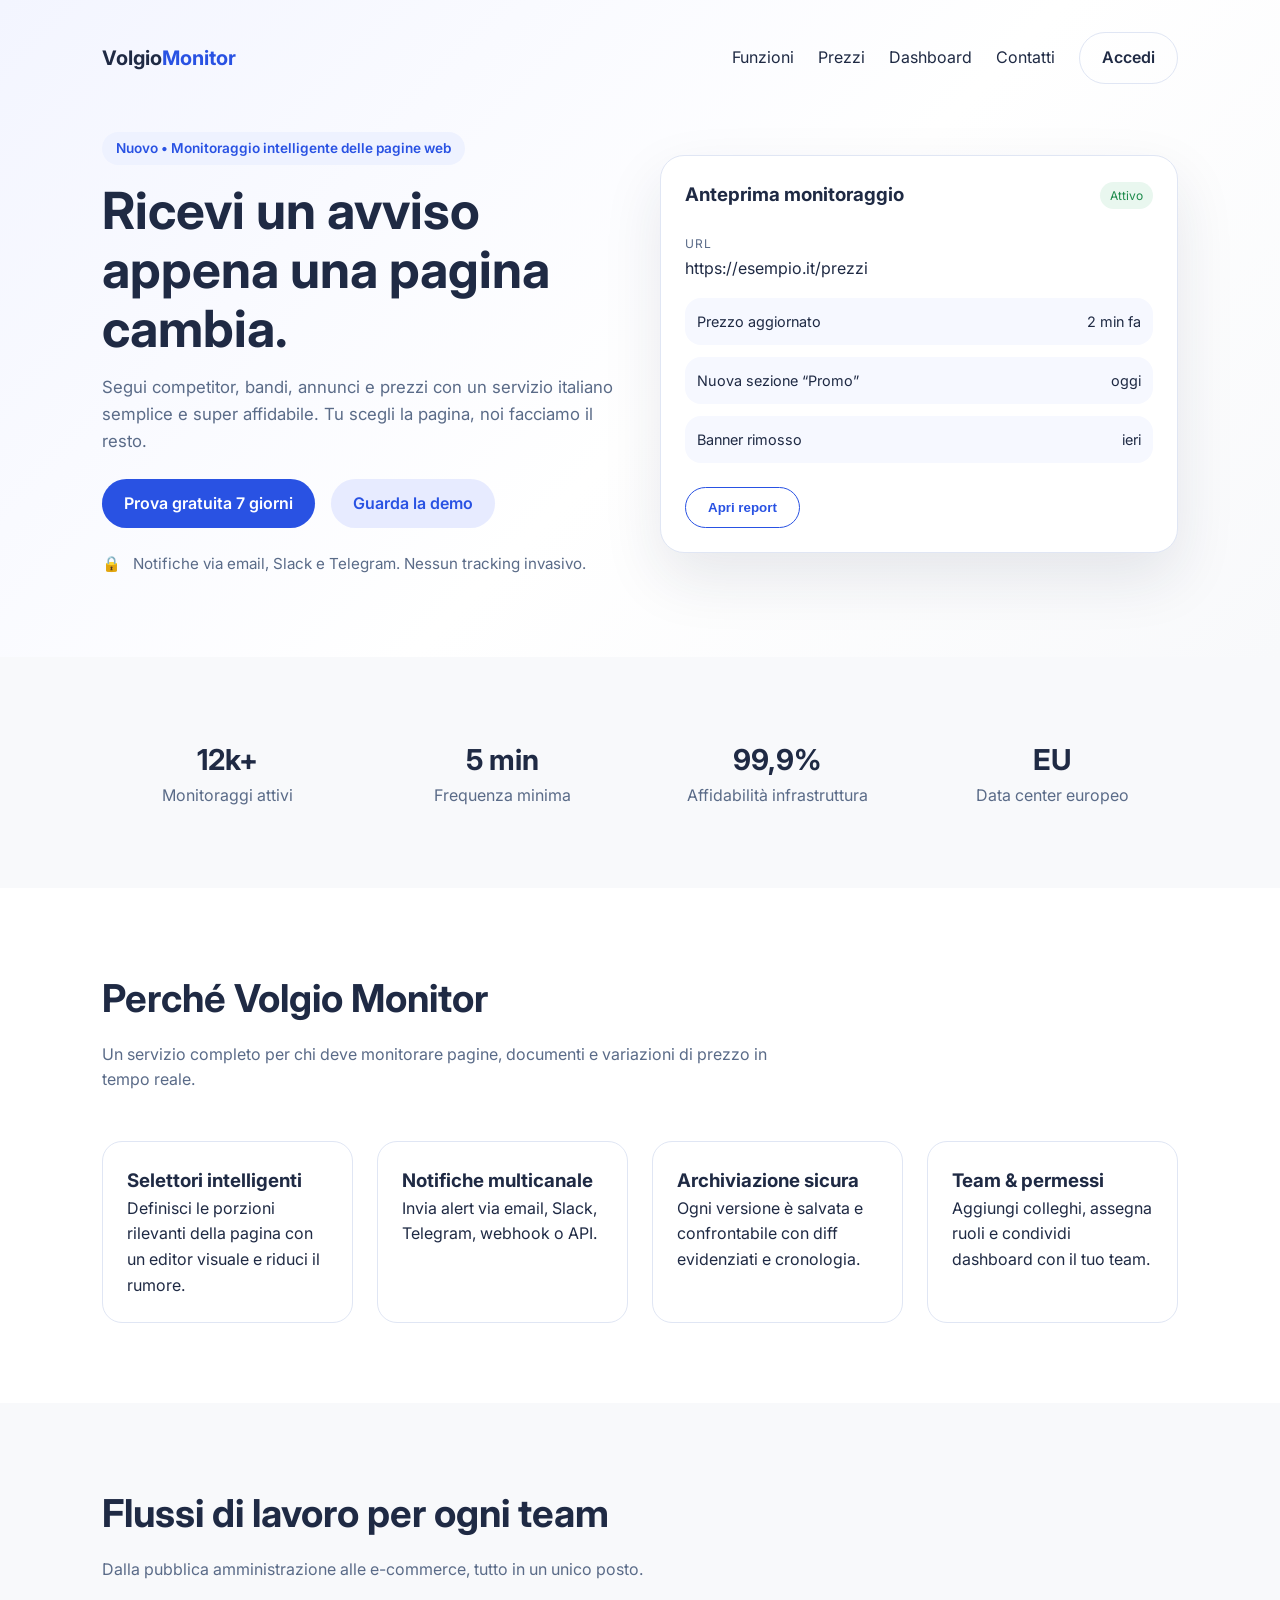
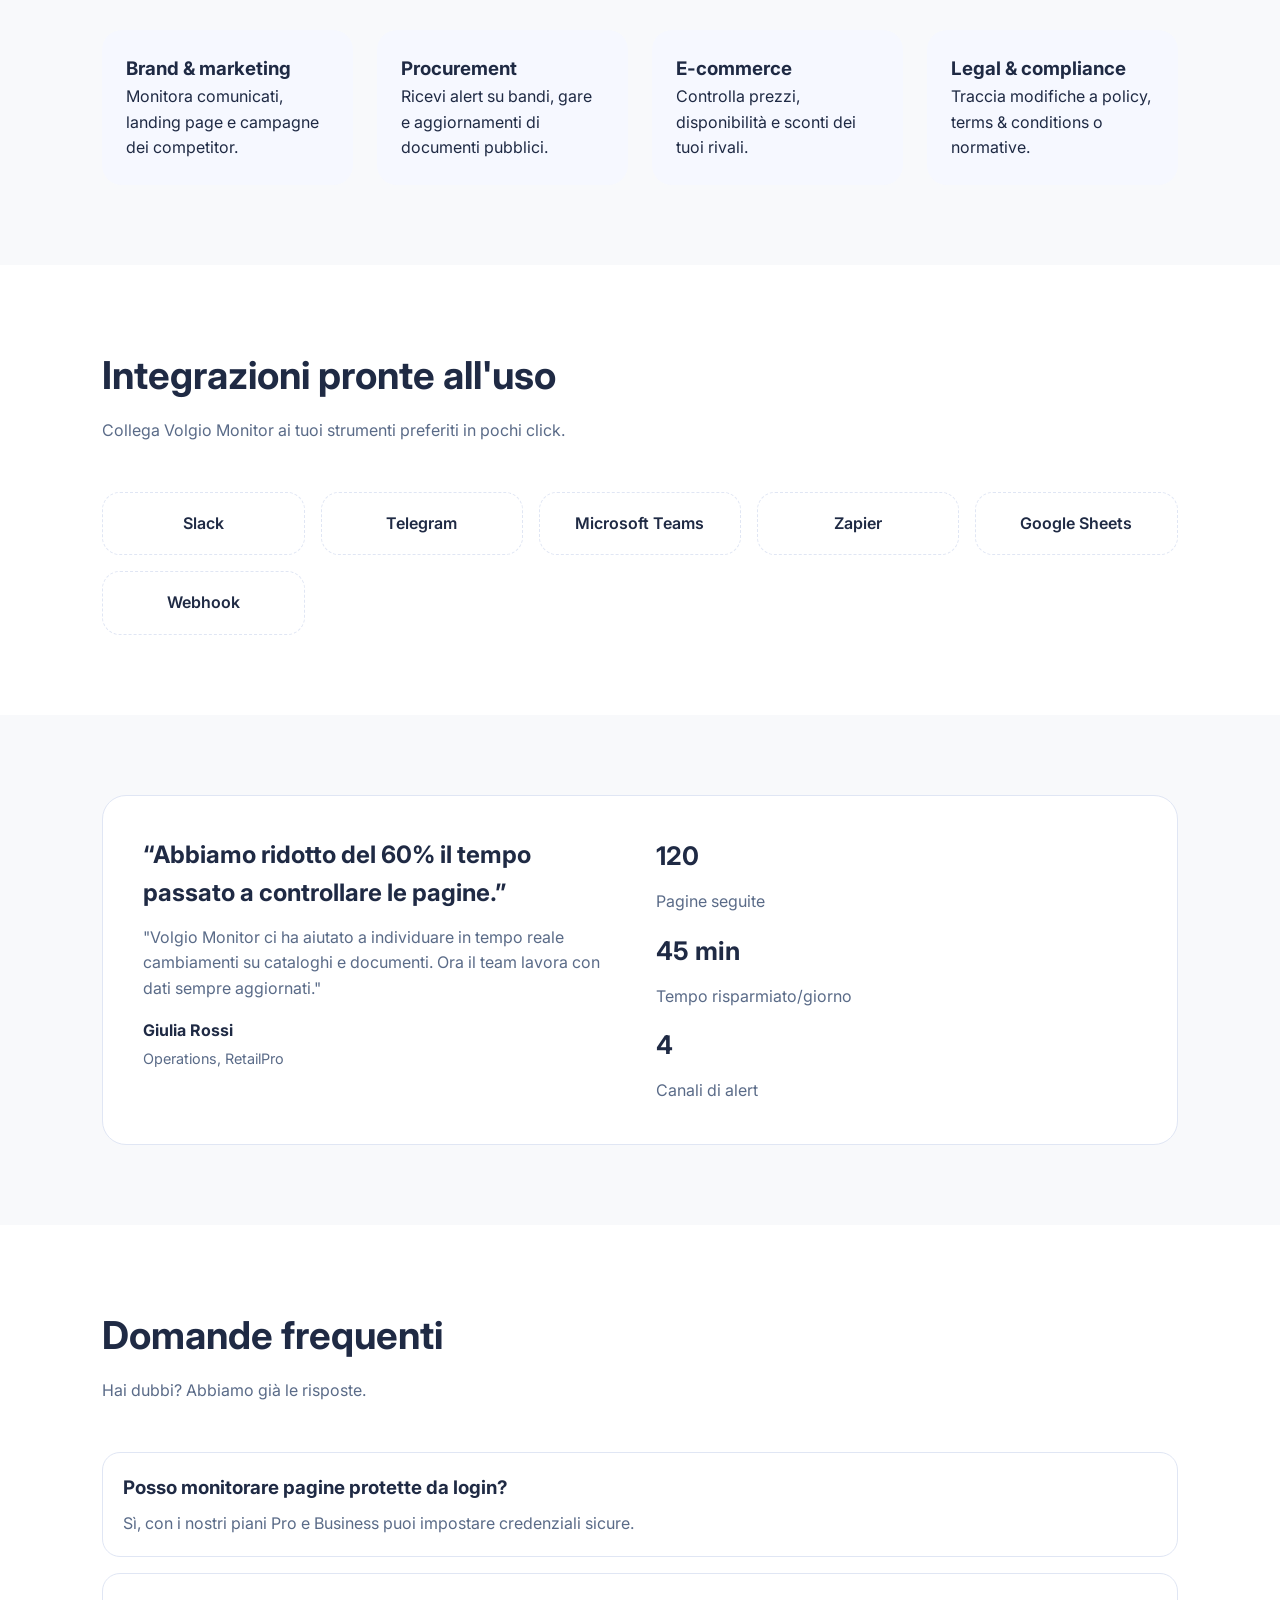
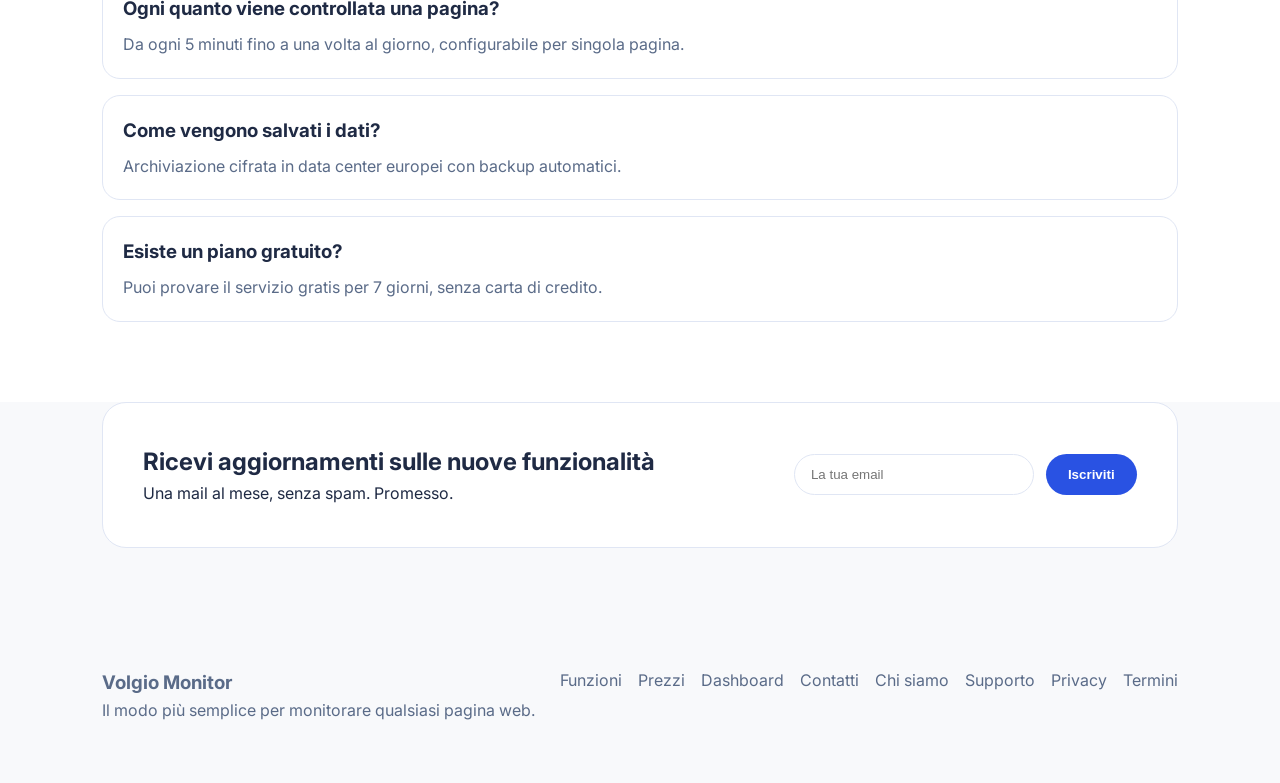
<file: index.html>
<!DOCTYPE html>
<html lang="it">
  <head>
    <meta charset="UTF-8" />
    <meta name="viewport" content="width=device-width, initial-scale=1.0" />
    <title>Volgio Monitor | Controlla i cambiamenti sulle pagine web</title>
    <link rel="stylesheet" href="styles.css" />
    <link rel="preconnect" href="https://fonts.googleapis.com" />
    <link rel="preconnect" href="https://fonts.gstatic.com" crossorigin />
    <link
      href="https://fonts.googleapis.com/css2?family=Inter:wght@300;400;500;600;700&display=swap"
      rel="stylesheet"
    />
  </head>
  <body>
    <header class="hero">
      <nav class="nav">
        <a class="logo" href="index.html">Volgio<span>Monitor</span></a>
        <div class="nav-links">
          <a href="features.html">Funzioni</a>
          <a href="pricing.html">Prezzi</a>
          <a href="dashboard.html">Dashboard</a>
          <a href="contact.html">Contatti</a>
          <a class="btn btn-ghost" href="login.html">Accedi</a>
        </div>
      </nav>
      <div class="hero-content">
        <div class="hero-text">
          <p class="pill">Nuovo • Monitoraggio intelligente delle pagine web</p>
          <h1>Ricevi un avviso appena una pagina cambia.</h1>
          <p class="subtitle">
            Segui competitor, bandi, annunci e prezzi con un servizio italiano semplice
            e super affidabile. Tu scegli la pagina, noi facciamo il resto.
          </p>
          <div class="hero-cta">
            <a class="btn btn-primary" href="pricing.html">Prova gratuita 7 giorni</a>
            <a class="btn btn-secondary" href="dashboard.html">Guarda la demo</a>
          </div>
          <div class="trust">
            <span>🔒</span>
            <p>Notifiche via email, Slack e Telegram. Nessun tracking invasivo.</p>
          </div>
        </div>
        <div class="hero-card">
          <div class="card-header">
            <h3>Anteprima monitoraggio</h3>
            <span class="status">Attivo</span>
          </div>
          <div class="card-body">
            <div class="url-row">
              <span>URL</span>
              <p>https://esempio.it/prezzi</p>
            </div>
            <div class="change-list">
              <div class="change-item">
                <p>Prezzo aggiornato</p>
                <span>2 min fa</span>
              </div>
              <div class="change-item">
                <p>Nuova sezione “Promo”</p>
                <span>oggi</span>
              </div>
              <div class="change-item">
                <p>Banner rimosso</p>
                <span>ieri</span>
              </div>
            </div>
          </div>
          <button class="btn btn-outline">Apri report</button>
        </div>
      </div>
    </header>

    <main>
      <section class="section">
        <div class="metrics">
          <div>
            <h3>12k+</h3>
            <p>Monitoraggi attivi</p>
          </div>
          <div>
            <h3>5 min</h3>
            <p>Frequenza minima</p>
          </div>
          <div>
            <h3>99,9%</h3>
            <p>Affidabilità infrastruttura</p>
          </div>
          <div>
            <h3>EU</h3>
            <p>Data center europeo</p>
          </div>
        </div>
      </section>

      <section class="section alt">
        <div class="section-title">
          <h2>Perché Volgio Monitor</h2>
          <p>
            Un servizio completo per chi deve monitorare pagine, documenti e
            variazioni di prezzo in tempo reale.
          </p>
        </div>
        <div class="grid">
          <div class="feature">
            <h3>Selettori intelligenti</h3>
            <p>
              Definisci le porzioni rilevanti della pagina con un editor visuale e
              riduci il rumore.
            </p>
          </div>
          <div class="feature">
            <h3>Notifiche multicanale</h3>
            <p>Invia alert via email, Slack, Telegram, webhook o API.</p>
          </div>
          <div class="feature">
            <h3>Archiviazione sicura</h3>
            <p>
              Ogni versione è salvata e confrontabile con diff evidenziati e cronologia.
            </p>
          </div>
          <div class="feature">
            <h3>Team & permessi</h3>
            <p>
              Aggiungi colleghi, assegna ruoli e condividi dashboard con il tuo team.
            </p>
          </div>
        </div>
      </section>

      <section class="section">
        <div class="section-title">
          <h2>Flussi di lavoro per ogni team</h2>
          <p>Dalla pubblica amministrazione alle e-commerce, tutto in un unico posto.</p>
        </div>
        <div class="use-cases">
          <div class="use-case">
            <h3>Brand & marketing</h3>
            <p>Monitora comunicati, landing page e campagne dei competitor.</p>
          </div>
          <div class="use-case">
            <h3>Procurement</h3>
            <p>Ricevi alert su bandi, gare e aggiornamenti di documenti pubblici.</p>
          </div>
          <div class="use-case">
            <h3>E-commerce</h3>
            <p>Controlla prezzi, disponibilità e sconti dei tuoi rivali.</p>
          </div>
          <div class="use-case">
            <h3>Legal & compliance</h3>
            <p>Traccia modifiche a policy, terms & conditions o normative.</p>
          </div>
        </div>
      </section>

      <section class="section alt">
        <div class="section-title">
          <h2>Integrazioni pronte all'uso</h2>
          <p>Collega Volgio Monitor ai tuoi strumenti preferiti in pochi click.</p>
        </div>
        <div class="integrations">
          <div class="integration-card">Slack</div>
          <div class="integration-card">Telegram</div>
          <div class="integration-card">Microsoft Teams</div>
          <div class="integration-card">Zapier</div>
          <div class="integration-card">Google Sheets</div>
          <div class="integration-card">Webhook</div>
        </div>
      </section>

      <section class="section">
        <div class="testimonial">
          <div>
            <h2>“Abbiamo ridotto del 60% il tempo passato a controllare le pagine.”</h2>
            <p>
              "Volgio Monitor ci ha aiutato a individuare in tempo reale cambiamenti su
              cataloghi e documenti. Ora il team lavora con dati sempre aggiornati."
            </p>
            <div class="testimonial-author">
              <strong>Giulia Rossi</strong>
              <span>Operations, RetailPro</span>
            </div>
          </div>
          <div class="testimonial-stats">
            <div>
              <h3>120</h3>
              <p>Pagine seguite</p>
            </div>
            <div>
              <h3>45 min</h3>
              <p>Tempo risparmiato/giorno</p>
            </div>
            <div>
              <h3>4</h3>
              <p>Canali di alert</p>
            </div>
          </div>
        </div>
      </section>

      <section class="section alt">
        <div class="section-title">
          <h2>Domande frequenti</h2>
          <p>Hai dubbi? Abbiamo già le risposte.</p>
        </div>
        <div class="faq">
          <div class="faq-item">
            <h3>Posso monitorare pagine protette da login?</h3>
            <p>Sì, con i nostri piani Pro e Business puoi impostare credenziali sicure.</p>
          </div>
          <div class="faq-item">
            <h3>Ogni quanto viene controllata una pagina?</h3>
            <p>Da ogni 5 minuti fino a una volta al giorno, configurabile per singola pagina.</p>
          </div>
          <div class="faq-item">
            <h3>Come vengono salvati i dati?</h3>
            <p>Archiviazione cifrata in data center europei con backup automatici.</p>
          </div>
          <div class="faq-item">
            <h3>Esiste un piano gratuito?</h3>
            <p>Puoi provare il servizio gratis per 7 giorni, senza carta di credito.</p>
          </div>
        </div>
      </section>

      <section class="section newsletter">
        <div class="newsletter-card">
          <div>
            <h2>Ricevi aggiornamenti sulle nuove funzionalità</h2>
            <p>Una mail al mese, senza spam. Promesso.</p>
          </div>
          <form>
            <input type="email" placeholder="La tua email" />
            <button class="btn btn-primary" type="submit">Iscriviti</button>
          </form>
        </div>
      </section>
    </main>

    <footer class="footer">
      <div>
        <h3>Volgio Monitor</h3>
        <p>Il modo più semplice per monitorare qualsiasi pagina web.</p>
      </div>
      <div class="footer-links">
        <a href="features.html">Funzioni</a>
        <a href="pricing.html">Prezzi</a>
        <a href="dashboard.html">Dashboard</a>
        <a href="contact.html">Contatti</a>
        <a href="about.html">Chi siamo</a>
        <a href="support.html">Supporto</a>
        <a href="privacy.html">Privacy</a>
        <a href="terms.html">Termini</a>
      </div>
    </footer>
  </body>
</html>
</file>
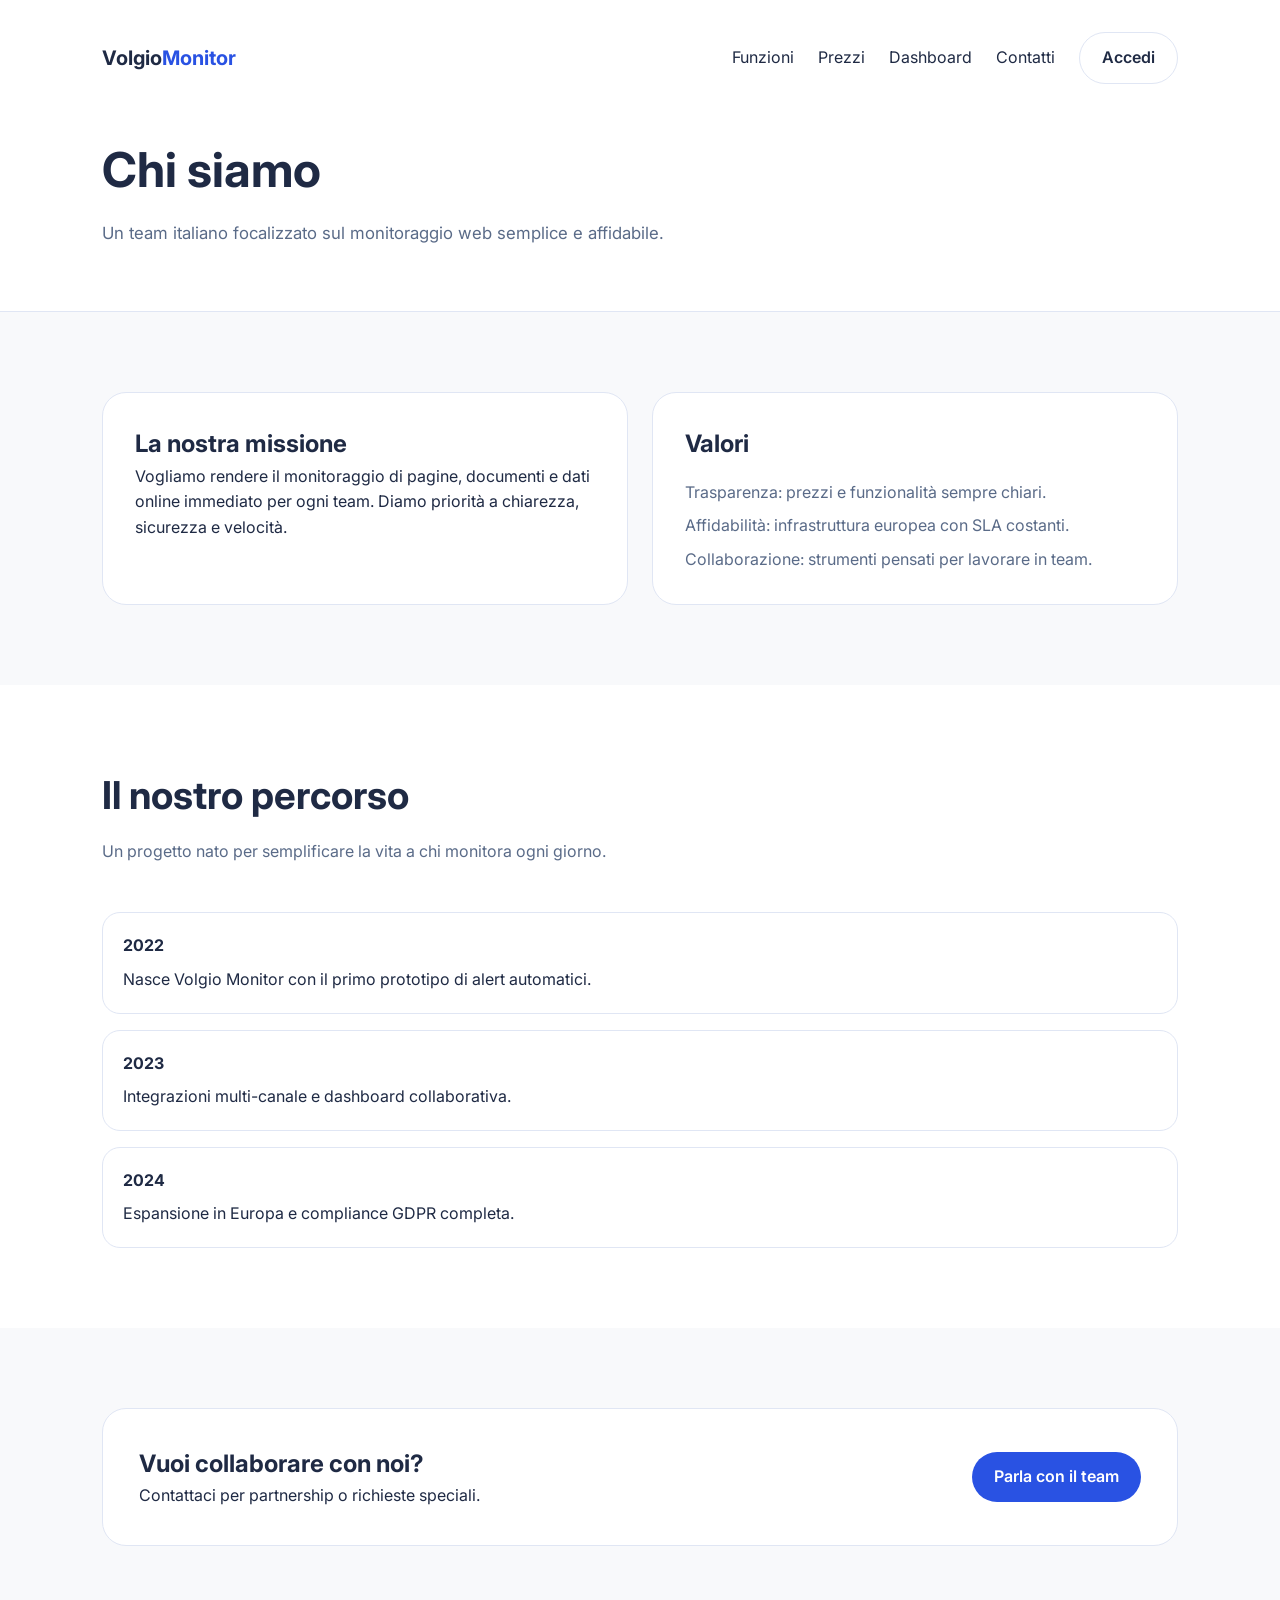
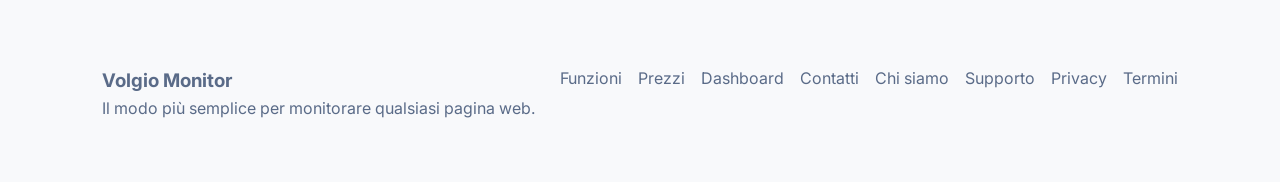
<file: about.html>
<!DOCTYPE html>
<html lang="it">
  <head>
    <meta charset="UTF-8" />
    <meta name="viewport" content="width=device-width, initial-scale=1.0" />
    <title>Chi siamo | Volgio Monitor</title>
    <link rel="stylesheet" href="styles.css" />
    <link rel="preconnect" href="https://fonts.googleapis.com" />
    <link rel="preconnect" href="https://fonts.gstatic.com" crossorigin />
    <link
      href="https://fonts.googleapis.com/css2?family=Inter:wght@300;400;500;600;700&display=swap"
      rel="stylesheet"
    />
  </head>
  <body>
    <header class="page-hero">
      <nav class="nav">
        <a class="logo" href="index.html">Volgio<span>Monitor</span></a>
        <div class="nav-links">
          <a href="features.html">Funzioni</a>
          <a href="pricing.html">Prezzi</a>
          <a href="dashboard.html">Dashboard</a>
          <a href="contact.html">Contatti</a>
          <a class="btn btn-ghost" href="login.html">Accedi</a>
        </div>
      </nav>
      <div class="page-hero-content">
        <h1>Chi siamo</h1>
        <p>Un team italiano focalizzato sul monitoraggio web semplice e affidabile.</p>
      </div>
    </header>

    <main>
      <section class="section">
        <div class="about">
          <div class="about-card">
            <h2>La nostra missione</h2>
            <p>
              Vogliamo rendere il monitoraggio di pagine, documenti e dati online
              immediato per ogni team. Diamo priorità a chiarezza, sicurezza e velocità.
            </p>
          </div>
          <div class="about-card">
            <h2>Valori</h2>
            <ul>
              <li>Trasparenza: prezzi e funzionalità sempre chiari.</li>
              <li>Affidabilità: infrastruttura europea con SLA costanti.</li>
              <li>Collaborazione: strumenti pensati per lavorare in team.</li>
            </ul>
          </div>
        </div>
      </section>

      <section class="section alt">
        <div class="section-title">
          <h2>Il nostro percorso</h2>
          <p>Un progetto nato per semplificare la vita a chi monitora ogni giorno.</p>
        </div>
        <div class="timeline">
          <div class="timeline-item">
            <strong>2022</strong>
            <p>Nasce Volgio Monitor con il primo prototipo di alert automatici.</p>
          </div>
          <div class="timeline-item">
            <strong>2023</strong>
            <p>Integrazioni multi-canale e dashboard collaborativa.</p>
          </div>
          <div class="timeline-item">
            <strong>2024</strong>
            <p>Espansione in Europa e compliance GDPR completa.</p>
          </div>
        </div>
      </section>

      <section class="section">
        <div class="cta-banner">
          <div>
            <h2>Vuoi collaborare con noi?</h2>
            <p>Contattaci per partnership o richieste speciali.</p>
          </div>
          <a class="btn btn-primary" href="contact.html">Parla con il team</a>
        </div>
      </section>
    </main>

    <footer class="footer">
      <div>
        <h3>Volgio Monitor</h3>
        <p>Il modo più semplice per monitorare qualsiasi pagina web.</p>
      </div>
      <div class="footer-links">
        <a href="features.html">Funzioni</a>
        <a href="pricing.html">Prezzi</a>
        <a href="dashboard.html">Dashboard</a>
        <a href="contact.html">Contatti</a>
        <a href="about.html">Chi siamo</a>
        <a href="support.html">Supporto</a>
        <a href="privacy.html">Privacy</a>
        <a href="terms.html">Termini</a>
      </div>
    </footer>
  </body>
</html>
</file>
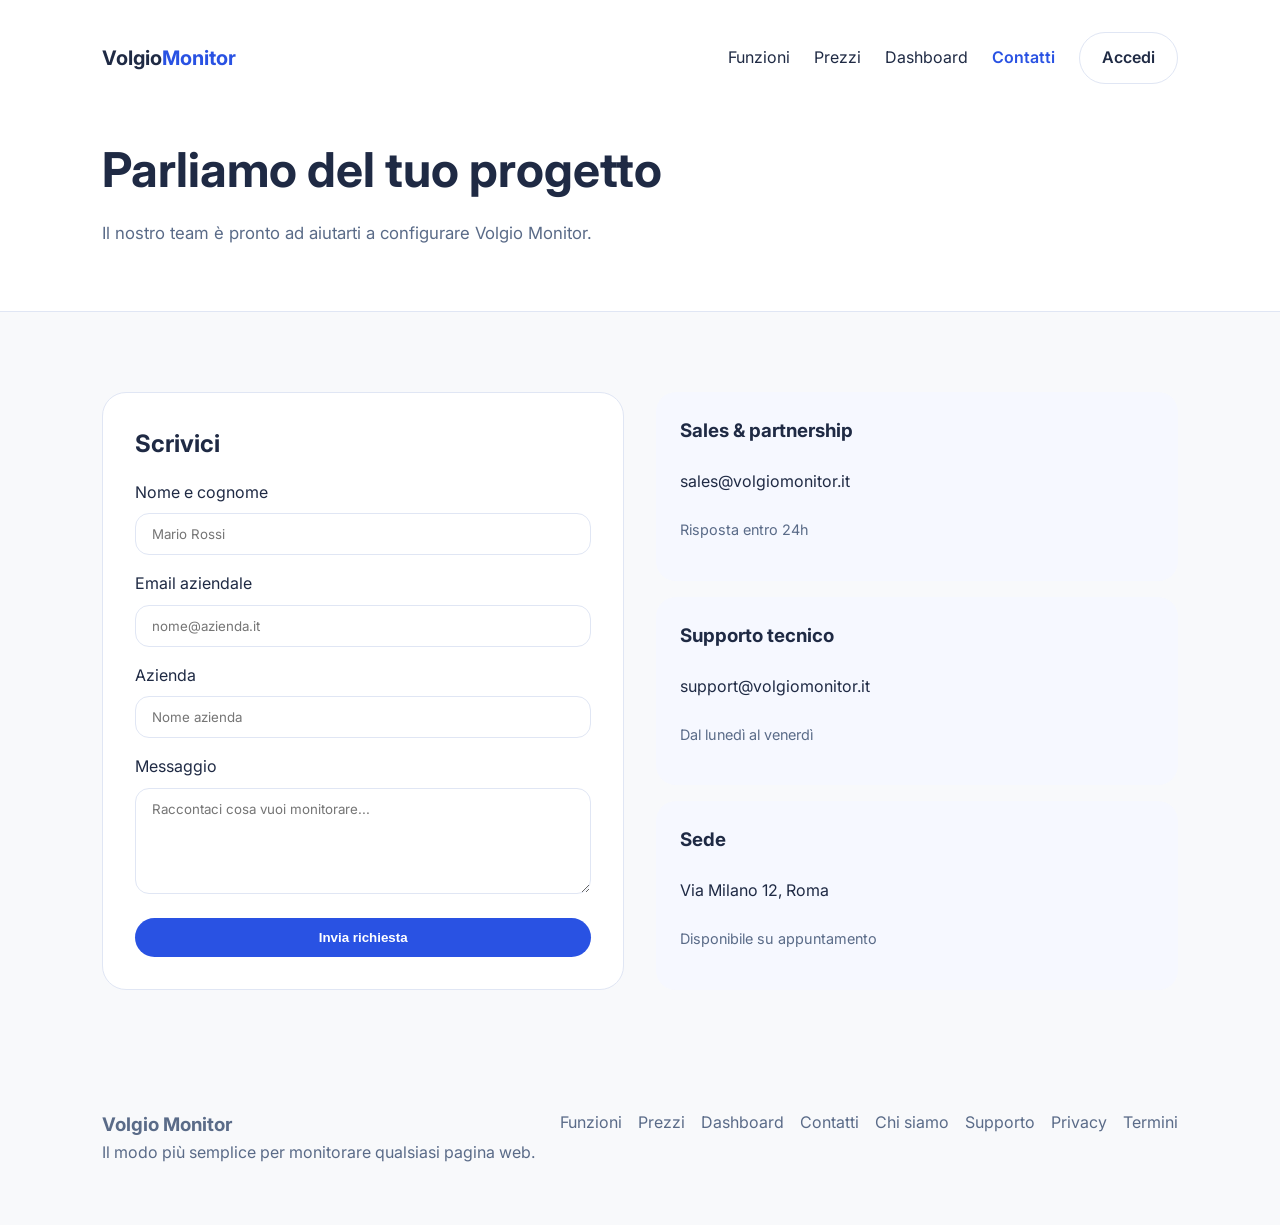
<file: contact.html>
<!DOCTYPE html>
<html lang="it">
  <head>
    <meta charset="UTF-8" />
    <meta name="viewport" content="width=device-width, initial-scale=1.0" />
    <title>Contatti | Volgio Monitor</title>
    <link rel="stylesheet" href="styles.css" />
    <link rel="preconnect" href="https://fonts.googleapis.com" />
    <link rel="preconnect" href="https://fonts.gstatic.com" crossorigin />
    <link
      href="https://fonts.googleapis.com/css2?family=Inter:wght@300;400;500;600;700&display=swap"
      rel="stylesheet"
    />
  </head>
  <body>
    <header class="page-hero">
      <nav class="nav">
        <a class="logo" href="index.html">Volgio<span>Monitor</span></a>
        <div class="nav-links">
          <a href="features.html">Funzioni</a>
          <a href="pricing.html">Prezzi</a>
          <a href="dashboard.html">Dashboard</a>
          <a href="contact.html" class="active">Contatti</a>
          <a class="btn btn-ghost" href="login.html">Accedi</a>
        </div>
      </nav>
      <div class="page-hero-content">
        <h1>Parliamo del tuo progetto</h1>
        <p>Il nostro team è pronto ad aiutarti a configurare Volgio Monitor.</p>
      </div>
    </header>

    <main>
      <section class="section">
        <div class="contact">
          <form class="contact-form">
            <h2>Scrivici</h2>
            <label>
              Nome e cognome
              <input type="text" placeholder="Mario Rossi" />
            </label>
            <label>
              Email aziendale
              <input type="email" placeholder="nome@azienda.it" />
            </label>
            <label>
              Azienda
              <input type="text" placeholder="Nome azienda" />
            </label>
            <label>
              Messaggio
              <textarea rows="5" placeholder="Raccontaci cosa vuoi monitorare..."></textarea>
            </label>
            <button class="btn btn-primary" type="submit">Invia richiesta</button>
          </form>
          <div class="contact-info">
            <div class="info-card">
              <h3>Sales & partnership</h3>
              <p>sales@volgiomonitor.it</p>
              <span>Risposta entro 24h</span>
            </div>
            <div class="info-card">
              <h3>Supporto tecnico</h3>
              <p>support@volgiomonitor.it</p>
              <span>Dal lunedì al venerdì</span>
            </div>
            <div class="info-card">
              <h3>Sede</h3>
              <p>Via Milano 12, Roma</p>
              <span>Disponibile su appuntamento</span>
            </div>
          </div>
        </div>
      </section>
    </main>

    <footer class="footer">
      <div>
        <h3>Volgio Monitor</h3>
        <p>Il modo più semplice per monitorare qualsiasi pagina web.</p>
      </div>
      <div class="footer-links">
        <a href="features.html">Funzioni</a>
        <a href="pricing.html">Prezzi</a>
        <a href="dashboard.html">Dashboard</a>
        <a href="contact.html">Contatti</a>
        <a href="about.html">Chi siamo</a>
        <a href="support.html">Supporto</a>
        <a href="privacy.html">Privacy</a>
        <a href="terms.html">Termini</a>
      </div>
    </footer>
  </body>
</html>
</file>
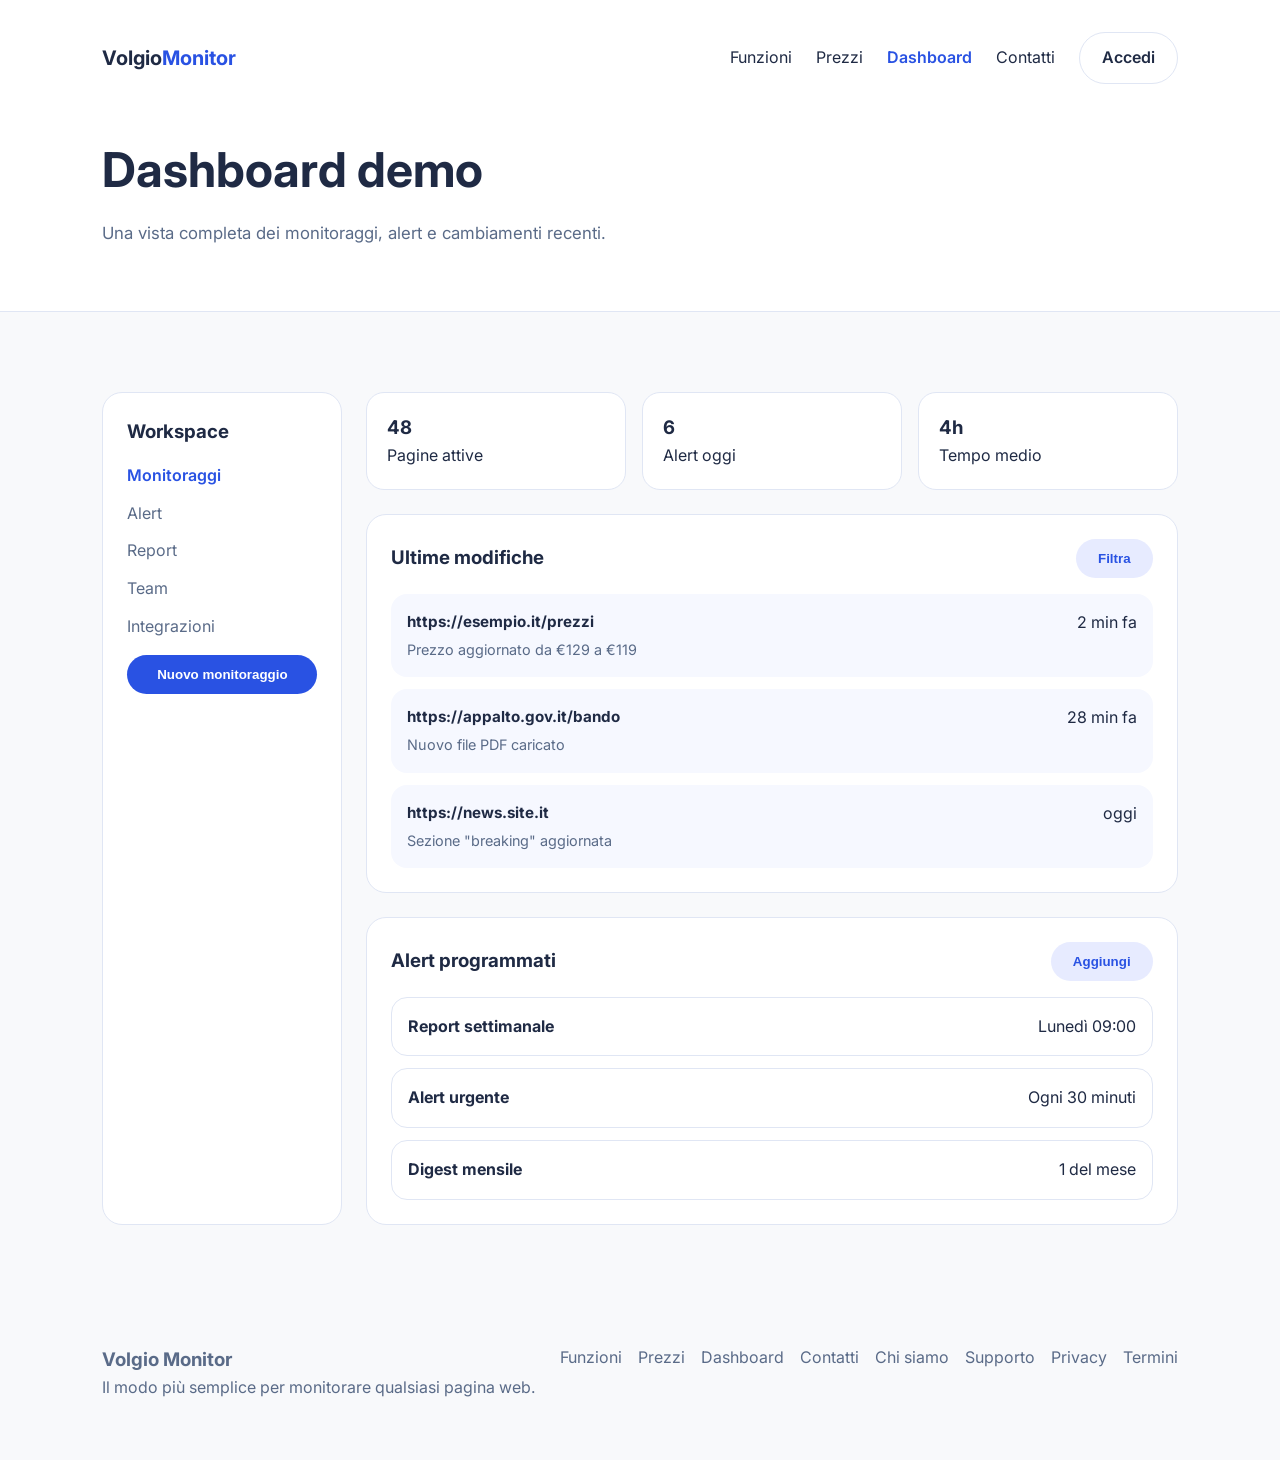
<file: dashboard.html>
<!DOCTYPE html>
<html lang="it">
  <head>
    <meta charset="UTF-8" />
    <meta name="viewport" content="width=device-width, initial-scale=1.0" />
    <title>Dashboard | Volgio Monitor</title>
    <link rel="stylesheet" href="styles.css" />
    <link rel="preconnect" href="https://fonts.googleapis.com" />
    <link rel="preconnect" href="https://fonts.gstatic.com" crossorigin />
    <link
      href="https://fonts.googleapis.com/css2?family=Inter:wght@300;400;500;600;700&display=swap"
      rel="stylesheet"
    />
  </head>
  <body>
    <header class="page-hero dashboard-hero">
      <nav class="nav">
        <a class="logo" href="index.html">Volgio<span>Monitor</span></a>
        <div class="nav-links">
          <a href="features.html">Funzioni</a>
          <a href="pricing.html">Prezzi</a>
          <a href="dashboard.html" class="active">Dashboard</a>
          <a href="contact.html">Contatti</a>
          <a class="btn btn-ghost" href="login.html">Accedi</a>
        </div>
      </nav>
      <div class="page-hero-content">
        <h1>Dashboard demo</h1>
        <p>Una vista completa dei monitoraggi, alert e cambiamenti recenti.</p>
      </div>
    </header>

    <main>
      <section class="section">
        <div class="dashboard">
          <aside class="sidebar">
            <h3>Workspace</h3>
            <ul>
              <li class="active">Monitoraggi</li>
              <li>Alert</li>
              <li>Report</li>
              <li>Team</li>
              <li>Integrazioni</li>
            </ul>
            <button class="btn btn-primary">Nuovo monitoraggio</button>
          </aside>
          <div class="dashboard-content">
            <div class="dashboard-summary">
              <div>
                <h3>48</h3>
                <p>Pagine attive</p>
              </div>
              <div>
                <h3>6</h3>
                <p>Alert oggi</p>
              </div>
              <div>
                <h3>4h</h3>
                <p>Tempo medio</p>
              </div>
            </div>

            <div class="dashboard-card">
              <div class="dashboard-card-header">
                <h3>Ultime modifiche</h3>
                <button class="btn btn-secondary">Filtra</button>
              </div>
              <div class="dashboard-list">
                <div class="dashboard-item">
                  <div>
                    <h4>https://esempio.it/prezzi</h4>
                    <p>Prezzo aggiornato da €129 a €119</p>
                  </div>
                  <span>2 min fa</span>
                </div>
                <div class="dashboard-item">
                  <div>
                    <h4>https://appalto.gov.it/bando</h4>
                    <p>Nuovo file PDF caricato</p>
                  </div>
                  <span>28 min fa</span>
                </div>
                <div class="dashboard-item">
                  <div>
                    <h4>https://news.site.it</h4>
                    <p>Sezione "breaking" aggiornata</p>
                  </div>
                  <span>oggi</span>
                </div>
              </div>
            </div>

            <div class="dashboard-card">
              <div class="dashboard-card-header">
                <h3>Alert programmati</h3>
                <button class="btn btn-secondary">Aggiungi</button>
              </div>
              <div class="schedule">
                <div class="schedule-item">
                  <strong>Report settimanale</strong>
                  <span>Lunedì 09:00</span>
                </div>
                <div class="schedule-item">
                  <strong>Alert urgente</strong>
                  <span>Ogni 30 minuti</span>
                </div>
                <div class="schedule-item">
                  <strong>Digest mensile</strong>
                  <span>1 del mese</span>
                </div>
              </div>
            </div>
          </div>
        </div>
      </section>
    </main>

    <footer class="footer">
      <div>
        <h3>Volgio Monitor</h3>
        <p>Il modo più semplice per monitorare qualsiasi pagina web.</p>
      </div>
      <div class="footer-links">
        <a href="features.html">Funzioni</a>
        <a href="pricing.html">Prezzi</a>
        <a href="dashboard.html">Dashboard</a>
        <a href="contact.html">Contatti</a>
        <a href="about.html">Chi siamo</a>
        <a href="support.html">Supporto</a>
        <a href="privacy.html">Privacy</a>
        <a href="terms.html">Termini</a>
      </div>
    </footer>
  </body>
</html>
</file>
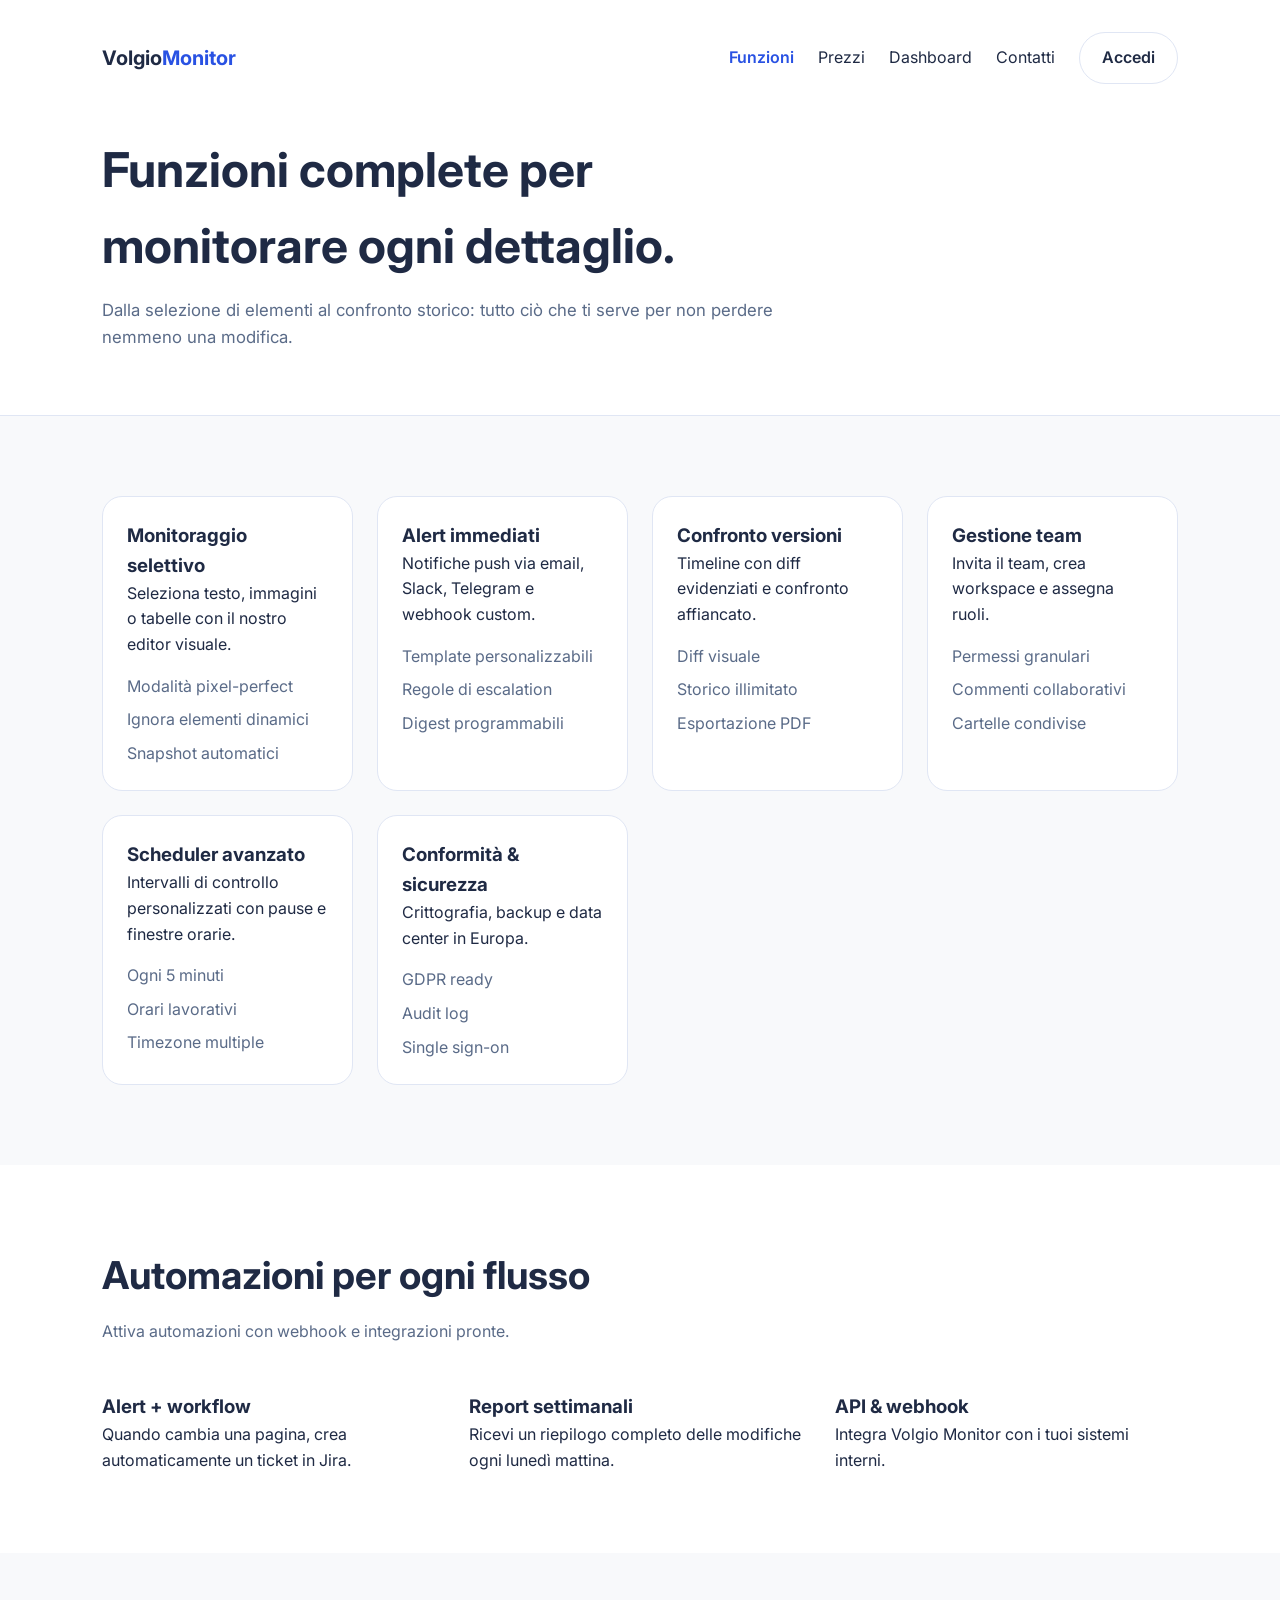
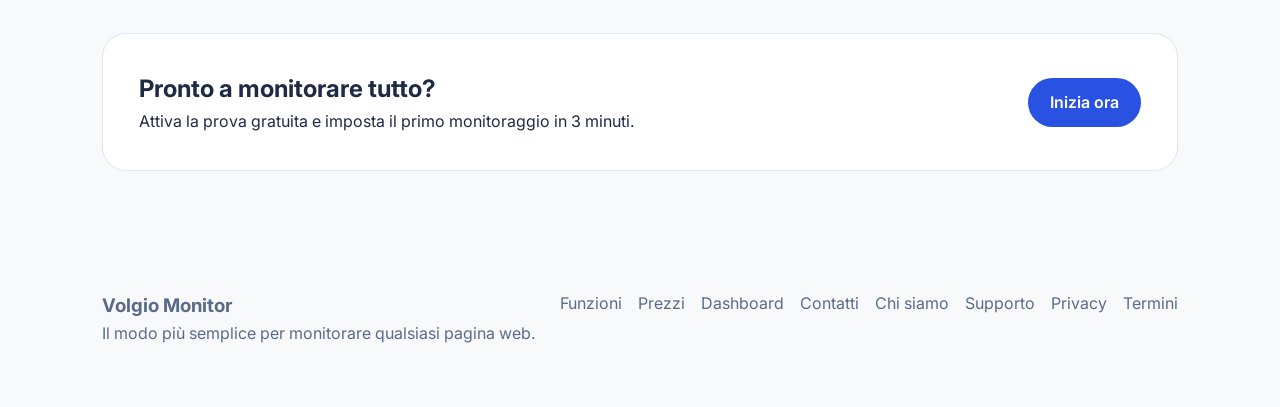
<file: features.html>
<!DOCTYPE html>
<html lang="it">
  <head>
    <meta charset="UTF-8" />
    <meta name="viewport" content="width=device-width, initial-scale=1.0" />
    <title>Funzioni | Volgio Monitor</title>
    <link rel="stylesheet" href="styles.css" />
    <link rel="preconnect" href="https://fonts.googleapis.com" />
    <link rel="preconnect" href="https://fonts.gstatic.com" crossorigin />
    <link
      href="https://fonts.googleapis.com/css2?family=Inter:wght@300;400;500;600;700&display=swap"
      rel="stylesheet"
    />
  </head>
  <body>
    <header class="page-hero">
      <nav class="nav">
        <a class="logo" href="index.html">Volgio<span>Monitor</span></a>
        <div class="nav-links">
          <a href="features.html" class="active">Funzioni</a>
          <a href="pricing.html">Prezzi</a>
          <a href="dashboard.html">Dashboard</a>
          <a href="contact.html">Contatti</a>
          <a class="btn btn-ghost" href="login.html">Accedi</a>
        </div>
      </nav>
      <div class="page-hero-content">
        <h1>Funzioni complete per monitorare ogni dettaglio.</h1>
        <p>
          Dalla selezione di elementi al confronto storico: tutto ciò che ti serve
          per non perdere nemmeno una modifica.
        </p>
      </div>
    </header>

    <main>
      <section class="section">
        <div class="feature-grid">
          <article class="feature-card">
            <h3>Monitoraggio selettivo</h3>
            <p>Seleziona testo, immagini o tabelle con il nostro editor visuale.</p>
            <ul>
              <li>Modalità pixel-perfect</li>
              <li>Ignora elementi dinamici</li>
              <li>Snapshot automatici</li>
            </ul>
          </article>
          <article class="feature-card">
            <h3>Alert immediati</h3>
            <p>Notifiche push via email, Slack, Telegram e webhook custom.</p>
            <ul>
              <li>Template personalizzabili</li>
              <li>Regole di escalation</li>
              <li>Digest programmabili</li>
            </ul>
          </article>
          <article class="feature-card">
            <h3>Confronto versioni</h3>
            <p>Timeline con diff evidenziati e confronto affiancato.</p>
            <ul>
              <li>Diff visuale</li>
              <li>Storico illimitato</li>
              <li>Esportazione PDF</li>
            </ul>
          </article>
          <article class="feature-card">
            <h3>Gestione team</h3>
            <p>Invita il team, crea workspace e assegna ruoli.</p>
            <ul>
              <li>Permessi granulari</li>
              <li>Commenti collaborativi</li>
              <li>Cartelle condivise</li>
            </ul>
          </article>
          <article class="feature-card">
            <h3>Scheduler avanzato</h3>
            <p>Intervalli di controllo personalizzati con pause e finestre orarie.</p>
            <ul>
              <li>Ogni 5 minuti</li>
              <li>Orari lavorativi</li>
              <li>Timezone multiple</li>
            </ul>
          </article>
          <article class="feature-card">
            <h3>Conformità & sicurezza</h3>
            <p>Crittografia, backup e data center in Europa.</p>
            <ul>
              <li>GDPR ready</li>
              <li>Audit log</li>
              <li>Single sign-on</li>
            </ul>
          </article>
        </div>
      </section>

      <section class="section alt">
        <div class="section-title">
          <h2>Automazioni per ogni flusso</h2>
          <p>Attiva automazioni con webhook e integrazioni pronte.</p>
        </div>
        <div class="automation">
          <div class="automation-card">
            <h3>Alert + workflow</h3>
            <p>Quando cambia una pagina, crea automaticamente un ticket in Jira.</p>
          </div>
          <div class="automation-card">
            <h3>Report settimanali</h3>
            <p>Ricevi un riepilogo completo delle modifiche ogni lunedì mattina.</p>
          </div>
          <div class="automation-card">
            <h3>API & webhook</h3>
            <p>Integra Volgio Monitor con i tuoi sistemi interni.</p>
          </div>
        </div>
      </section>

      <section class="section">
        <div class="cta-banner">
          <div>
            <h2>Pronto a monitorare tutto?</h2>
            <p>Attiva la prova gratuita e imposta il primo monitoraggio in 3 minuti.</p>
          </div>
          <a class="btn btn-primary" href="pricing.html">Inizia ora</a>
        </div>
      </section>
    </main>

    <footer class="footer">
      <div>
        <h3>Volgio Monitor</h3>
        <p>Il modo più semplice per monitorare qualsiasi pagina web.</p>
      </div>
      <div class="footer-links">
        <a href="features.html">Funzioni</a>
        <a href="pricing.html">Prezzi</a>
        <a href="dashboard.html">Dashboard</a>
        <a href="contact.html">Contatti</a>
        <a href="about.html">Chi siamo</a>
        <a href="support.html">Supporto</a>
        <a href="privacy.html">Privacy</a>
        <a href="terms.html">Termini</a>
      </div>
    </footer>
  </body>
</html>
</file>
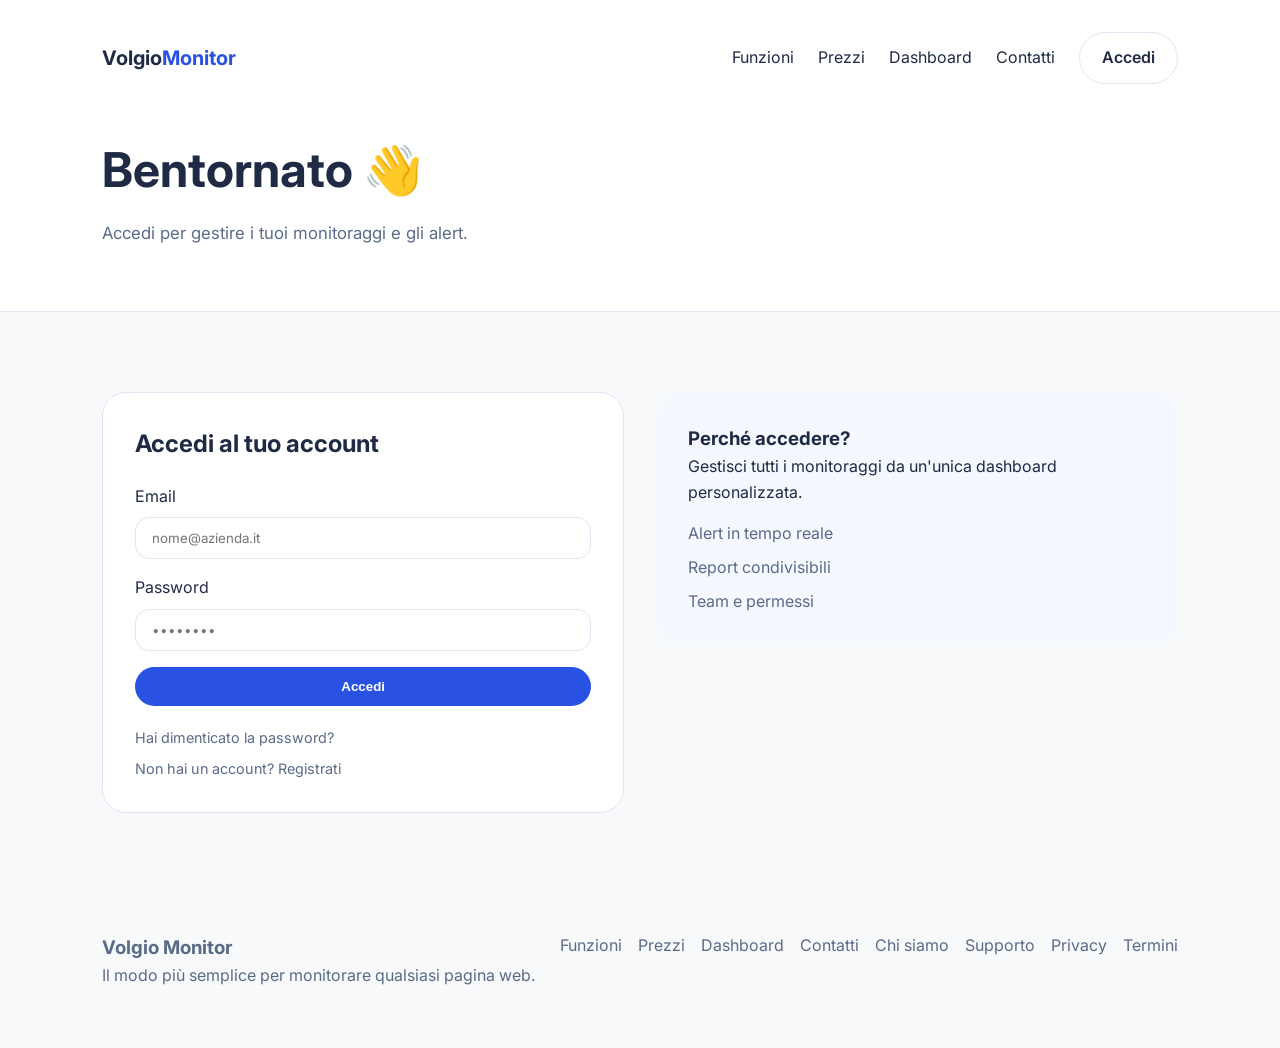
<file: login.html>
<!DOCTYPE html>
<html lang="it">
  <head>
    <meta charset="UTF-8" />
    <meta name="viewport" content="width=device-width, initial-scale=1.0" />
    <title>Accedi | Volgio Monitor</title>
    <link rel="stylesheet" href="styles.css" />
    <link rel="preconnect" href="https://fonts.googleapis.com" />
    <link rel="preconnect" href="https://fonts.gstatic.com" crossorigin />
    <link
      href="https://fonts.googleapis.com/css2?family=Inter:wght@300;400;500;600;700&display=swap"
      rel="stylesheet"
    />
  </head>
  <body>
    <header class="page-hero">
      <nav class="nav">
        <a class="logo" href="index.html">Volgio<span>Monitor</span></a>
        <div class="nav-links">
          <a href="features.html">Funzioni</a>
          <a href="pricing.html">Prezzi</a>
          <a href="dashboard.html">Dashboard</a>
          <a href="contact.html">Contatti</a>
          <a class="btn btn-ghost" href="login.html">Accedi</a>
        </div>
      </nav>
      <div class="page-hero-content">
        <h1>Bentornato 👋</h1>
        <p>Accedi per gestire i tuoi monitoraggi e gli alert.</p>
      </div>
    </header>

    <main>
      <section class="section">
        <div class="auth">
          <div class="auth-card">
            <h2>Accedi al tuo account</h2>
            <form>
              <label>
                Email
                <input type="email" placeholder="nome@azienda.it" />
              </label>
              <label>
                Password
                <input type="password" placeholder="••••••••" />
              </label>
              <button class="btn btn-primary" type="submit">Accedi</button>
            </form>
            <div class="auth-footer">
              <a href="#">Hai dimenticato la password?</a>
              <span>Non hai un account? <a href="register.html">Registrati</a></span>
            </div>
          </div>
          <div class="auth-highlight">
            <h3>Perché accedere?</h3>
            <p>Gestisci tutti i monitoraggi da un'unica dashboard personalizzata.</p>
            <ul>
              <li>Alert in tempo reale</li>
              <li>Report condivisibili</li>
              <li>Team e permessi</li>
            </ul>
          </div>
        </div>
      </section>
    </main>

    <footer class="footer">
      <div>
        <h3>Volgio Monitor</h3>
        <p>Il modo più semplice per monitorare qualsiasi pagina web.</p>
      </div>
      <div class="footer-links">
        <a href="features.html">Funzioni</a>
        <a href="pricing.html">Prezzi</a>
        <a href="dashboard.html">Dashboard</a>
        <a href="contact.html">Contatti</a>
        <a href="about.html">Chi siamo</a>
        <a href="support.html">Supporto</a>
        <a href="privacy.html">Privacy</a>
        <a href="terms.html">Termini</a>
      </div>
    </footer>
  </body>
</html>
</file>
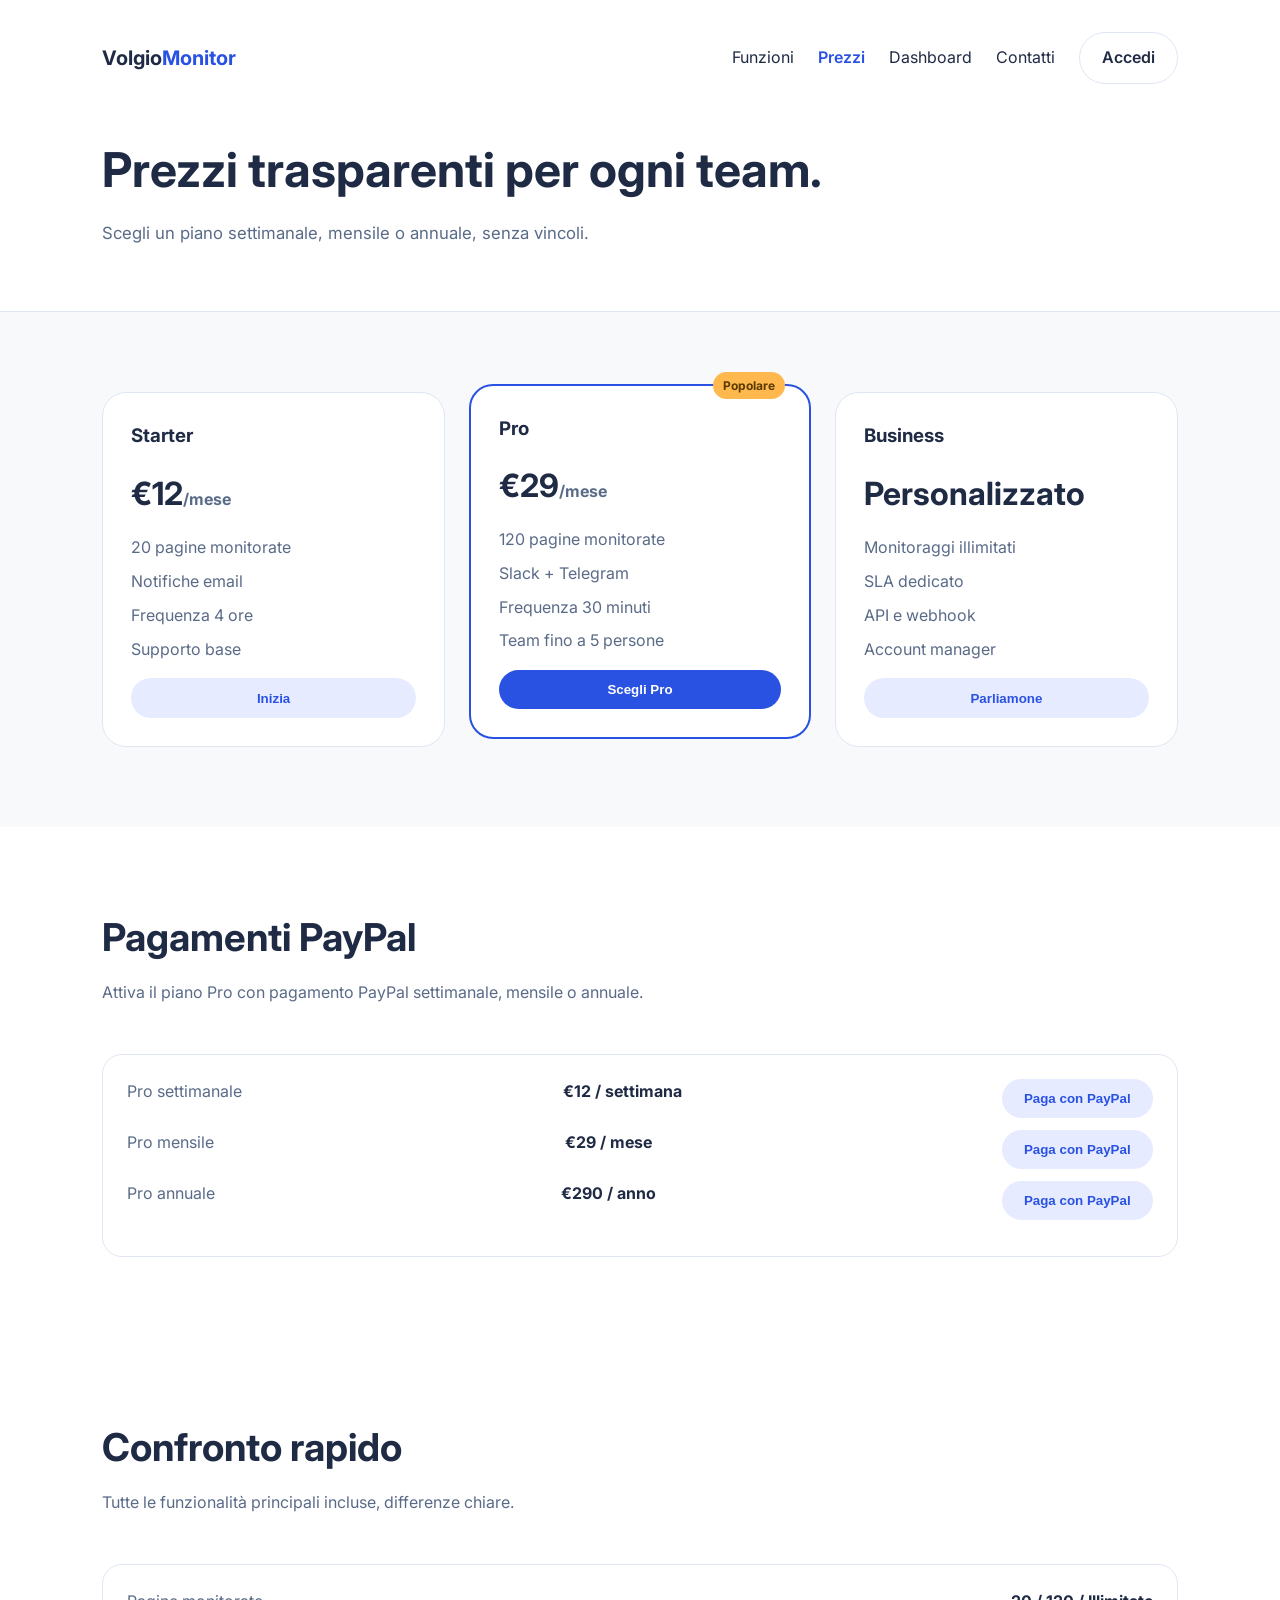
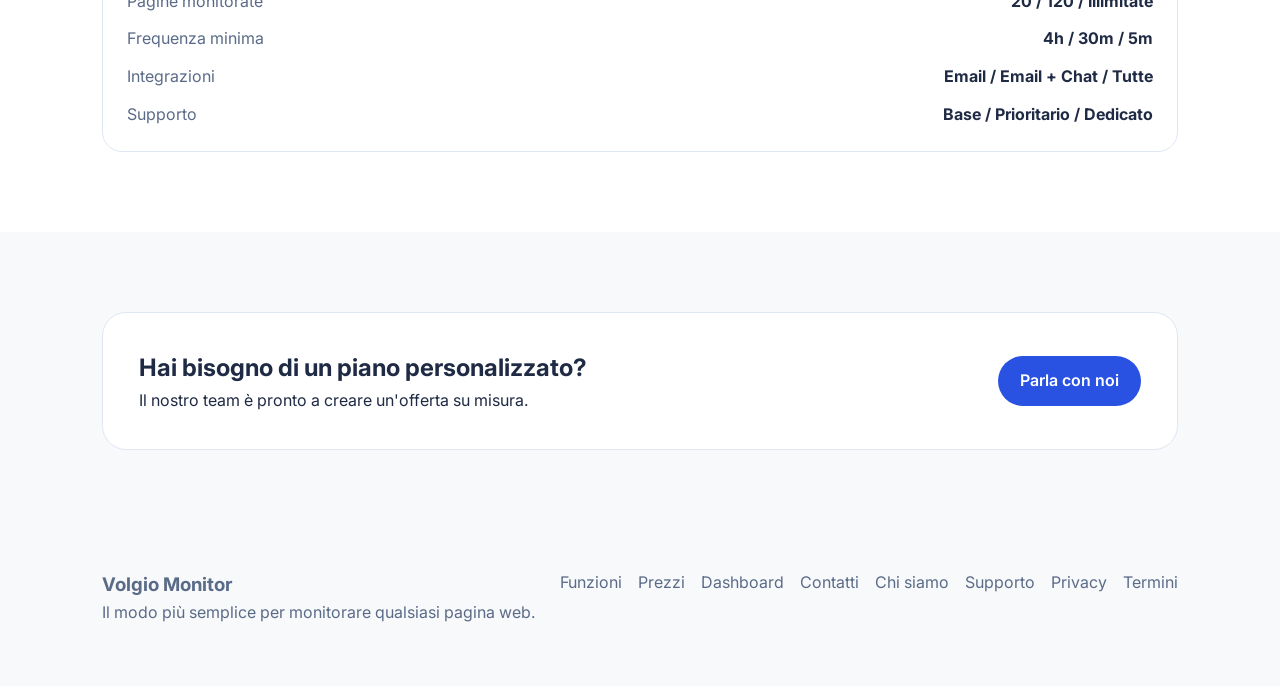
<file: pricing.html>
<!DOCTYPE html>
<html lang="it">
  <head>
    <meta charset="UTF-8" />
    <meta name="viewport" content="width=device-width, initial-scale=1.0" />
    <title>Prezzi | Volgio Monitor</title>
    <link rel="stylesheet" href="styles.css" />
    <link rel="preconnect" href="https://fonts.googleapis.com" />
    <link rel="preconnect" href="https://fonts.gstatic.com" crossorigin />
    <link
      href="https://fonts.googleapis.com/css2?family=Inter:wght@300;400;500;600;700&display=swap"
      rel="stylesheet"
    />
  </head>
  <body>
    <header class="page-hero">
      <nav class="nav">
        <a class="logo" href="index.html">Volgio<span>Monitor</span></a>
        <div class="nav-links">
          <a href="features.html">Funzioni</a>
          <a href="pricing.html" class="active">Prezzi</a>
          <a href="dashboard.html">Dashboard</a>
          <a href="contact.html">Contatti</a>
          <a class="btn btn-ghost" href="login.html">Accedi</a>
        </div>
      </nav>
      <div class="page-hero-content">
        <h1>Prezzi trasparenti per ogni team.</h1>
        <p>Scegli un piano settimanale, mensile o annuale, senza vincoli.</p>
      </div>
    </header>

    <main>
      <section class="section">
        <div class="pricing">
          <div class="price-card">
            <h3>Starter</h3>
            <p class="price">€12<span>/mese</span></p>
            <ul>
              <li>20 pagine monitorate</li>
              <li>Notifiche email</li>
              <li>Frequenza 4 ore</li>
              <li>Supporto base</li>
            </ul>
            <button class="btn btn-secondary">Inizia</button>
          </div>
          <div class="price-card highlight">
            <div class="badge">Popolare</div>
            <h3>Pro</h3>
            <p class="price">€29<span>/mese</span></p>
            <ul>
              <li>120 pagine monitorate</li>
              <li>Slack + Telegram</li>
              <li>Frequenza 30 minuti</li>
              <li>Team fino a 5 persone</li>
            </ul>
            <button class="btn btn-primary">Scegli Pro</button>
          </div>
          <div class="price-card">
            <h3>Business</h3>
            <p class="price">Personalizzato</p>
            <ul>
              <li>Monitoraggi illimitati</li>
              <li>SLA dedicato</li>
              <li>API e webhook</li>
              <li>Account manager</li>
            </ul>
            <button class="btn btn-secondary">Parliamone</button>
          </div>
        </div>
      </section>

      <section class="section alt">
        <div class="section-title">
          <h2>Pagamenti PayPal</h2>
          <p>Attiva il piano Pro con pagamento PayPal settimanale, mensile o annuale.</p>
        </div>
        <div class="comparison">
          <div class="comparison-row">
            <span>Pro settimanale</span>
            <strong>€12 / settimana</strong>
            <button class="btn btn-secondary paypal-button" data-interval="weekly">
              Paga con PayPal
            </button>
          </div>
          <div class="comparison-row">
            <span>Pro mensile</span>
            <strong>€29 / mese</strong>
            <button class="btn btn-secondary paypal-button" data-interval="monthly">
              Paga con PayPal
            </button>
          </div>
          <div class="comparison-row">
            <span>Pro annuale</span>
            <strong>€290 / anno</strong>
            <button class="btn btn-secondary paypal-button" data-interval="annual">
              Paga con PayPal
            </button>
          </div>
          <p class="form-message" id="paypal-message" role="status" aria-live="polite"></p>
        </div>
      </section>

      <section class="section alt">
        <div class="section-title">
          <h2>Confronto rapido</h2>
          <p>Tutte le funzionalità principali incluse, differenze chiare.</p>
        </div>
        <div class="comparison">
          <div class="comparison-row">
            <span>Pagine monitorate</span>
            <strong>20 / 120 / Illimitate</strong>
          </div>
          <div class="comparison-row">
            <span>Frequenza minima</span>
            <strong>4h / 30m / 5m</strong>
          </div>
          <div class="comparison-row">
            <span>Integrazioni</span>
            <strong>Email / Email + Chat / Tutte</strong>
          </div>
          <div class="comparison-row">
            <span>Supporto</span>
            <strong>Base / Prioritario / Dedicato</strong>
          </div>
        </div>
      </section>

      <section class="section">
        <div class="cta-banner">
          <div>
            <h2>Hai bisogno di un piano personalizzato?</h2>
            <p>Il nostro team è pronto a creare un'offerta su misura.</p>
          </div>
          <a class="btn btn-primary" href="contact.html">Parla con noi</a>
        </div>
      </section>
    </main>

    <footer class="footer">
      <div>
        <h3>Volgio Monitor</h3>
        <p>Il modo più semplice per monitorare qualsiasi pagina web.</p>
      </div>
      <div class="footer-links">
        <a href="features.html">Funzioni</a>
        <a href="pricing.html">Prezzi</a>
        <a href="dashboard.html">Dashboard</a>
        <a href="contact.html">Contatti</a>
        <a href="about.html">Chi siamo</a>
        <a href="support.html">Supporto</a>
        <a href="privacy.html">Privacy</a>
        <a href="terms.html">Termini</a>
      </div>
    </footer>

    <script>
      const paypalButtons = document.querySelectorAll(".paypal-button");
      const paypalMessage = document.getElementById("paypal-message");

      paypalButtons.forEach((button) => {
        button.addEventListener("click", async () => {
          paypalMessage.textContent = "";
          paypalMessage.classList.remove("is-error", "is-success");

          const token = localStorage.getItem("volgio_token");
          if (!token) {
            paypalMessage.textContent =
              "Accedi o registrati prima di procedere al pagamento.";
            paypalMessage.classList.add("is-error");
            return;
          }

          const interval = button.dataset.interval;
          try {
            const response = await fetch("http://localhost:8000/payments/paypal/create", {
              method: "POST",
              headers: {
                "Content-Type": "application/json",
                Authorization: `Bearer ${token}`,
              },
              body: JSON.stringify({ interval }),
            });

            if (!response.ok) {
              const payload = await response.json();
              paypalMessage.textContent = payload.detail || "Errore PayPal.";
              paypalMessage.classList.add("is-error");
              return;
            }

            const payload = await response.json();
            window.location.href = payload.approval_url;
          } catch (error) {
            paypalMessage.textContent =
              "Errore di rete: verifica che l'API sia attiva.";
            paypalMessage.classList.add("is-error");
          }
        });
      });
    </script>
  </body>
</html>
</file>
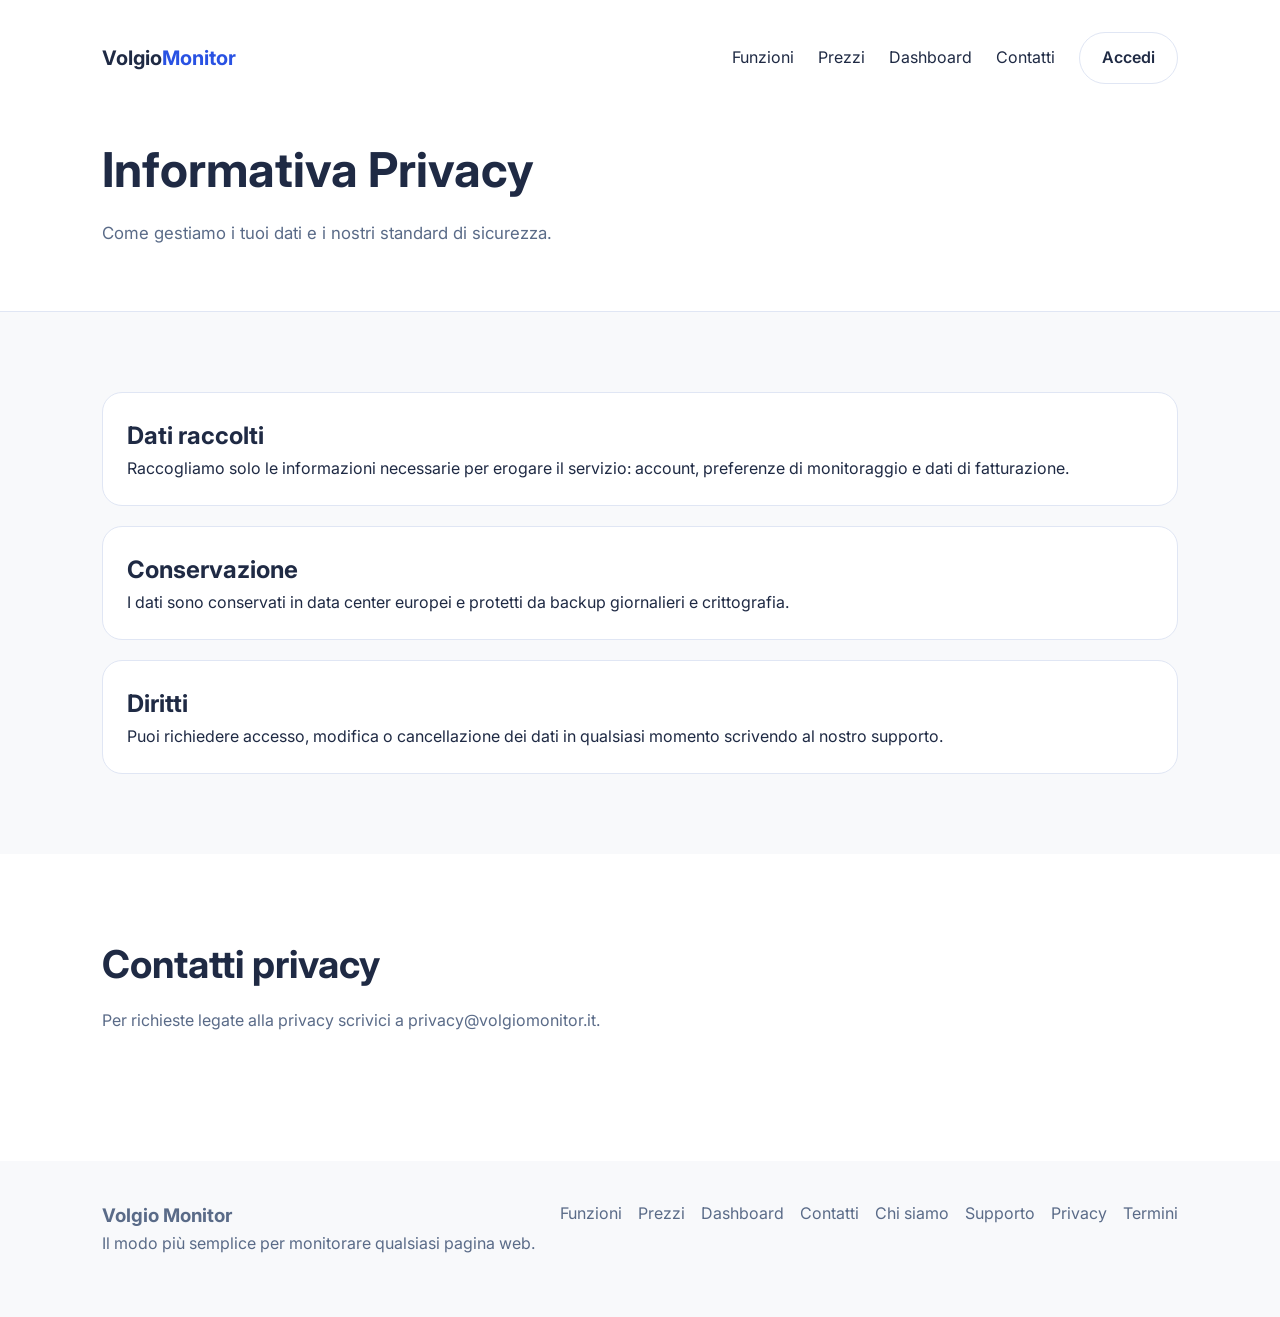
<file: privacy.html>
<!DOCTYPE html>
<html lang="it">
  <head>
    <meta charset="UTF-8" />
    <meta name="viewport" content="width=device-width, initial-scale=1.0" />
    <title>Privacy | Volgio Monitor</title>
    <link rel="stylesheet" href="styles.css" />
    <link rel="preconnect" href="https://fonts.googleapis.com" />
    <link rel="preconnect" href="https://fonts.gstatic.com" crossorigin />
    <link
      href="https://fonts.googleapis.com/css2?family=Inter:wght@300;400;500;600;700&display=swap"
      rel="stylesheet"
    />
  </head>
  <body>
    <header class="page-hero">
      <nav class="nav">
        <a class="logo" href="index.html">Volgio<span>Monitor</span></a>
        <div class="nav-links">
          <a href="features.html">Funzioni</a>
          <a href="pricing.html">Prezzi</a>
          <a href="dashboard.html">Dashboard</a>
          <a href="contact.html">Contatti</a>
          <a class="btn btn-ghost" href="login.html">Accedi</a>
        </div>
      </nav>
      <div class="page-hero-content">
        <h1>Informativa Privacy</h1>
        <p>Come gestiamo i tuoi dati e i nostri standard di sicurezza.</p>
      </div>
    </header>

    <main>
      <section class="section">
        <div class="legal">
          <article class="legal-card">
            <h2>Dati raccolti</h2>
            <p>
              Raccogliamo solo le informazioni necessarie per erogare il servizio:
              account, preferenze di monitoraggio e dati di fatturazione.
            </p>
          </article>
          <article class="legal-card">
            <h2>Conservazione</h2>
            <p>
              I dati sono conservati in data center europei e protetti da backup
              giornalieri e crittografia.
            </p>
          </article>
          <article class="legal-card">
            <h2>Diritti</h2>
            <p>
              Puoi richiedere accesso, modifica o cancellazione dei dati in qualsiasi
              momento scrivendo al nostro supporto.
            </p>
          </article>
        </div>
      </section>

      <section class="section alt">
        <div class="section-title">
          <h2>Contatti privacy</h2>
          <p>Per richieste legate alla privacy scrivici a privacy@volgiomonitor.it.</p>
        </div>
      </section>
    </main>

    <footer class="footer">
      <div>
        <h3>Volgio Monitor</h3>
        <p>Il modo più semplice per monitorare qualsiasi pagina web.</p>
      </div>
      <div class="footer-links">
        <a href="features.html">Funzioni</a>
        <a href="pricing.html">Prezzi</a>
        <a href="dashboard.html">Dashboard</a>
        <a href="contact.html">Contatti</a>
        <a href="about.html">Chi siamo</a>
        <a href="support.html">Supporto</a>
        <a href="privacy.html">Privacy</a>
        <a href="terms.html">Termini</a>
      </div>
    </footer>
  </body>
</html>
</file>
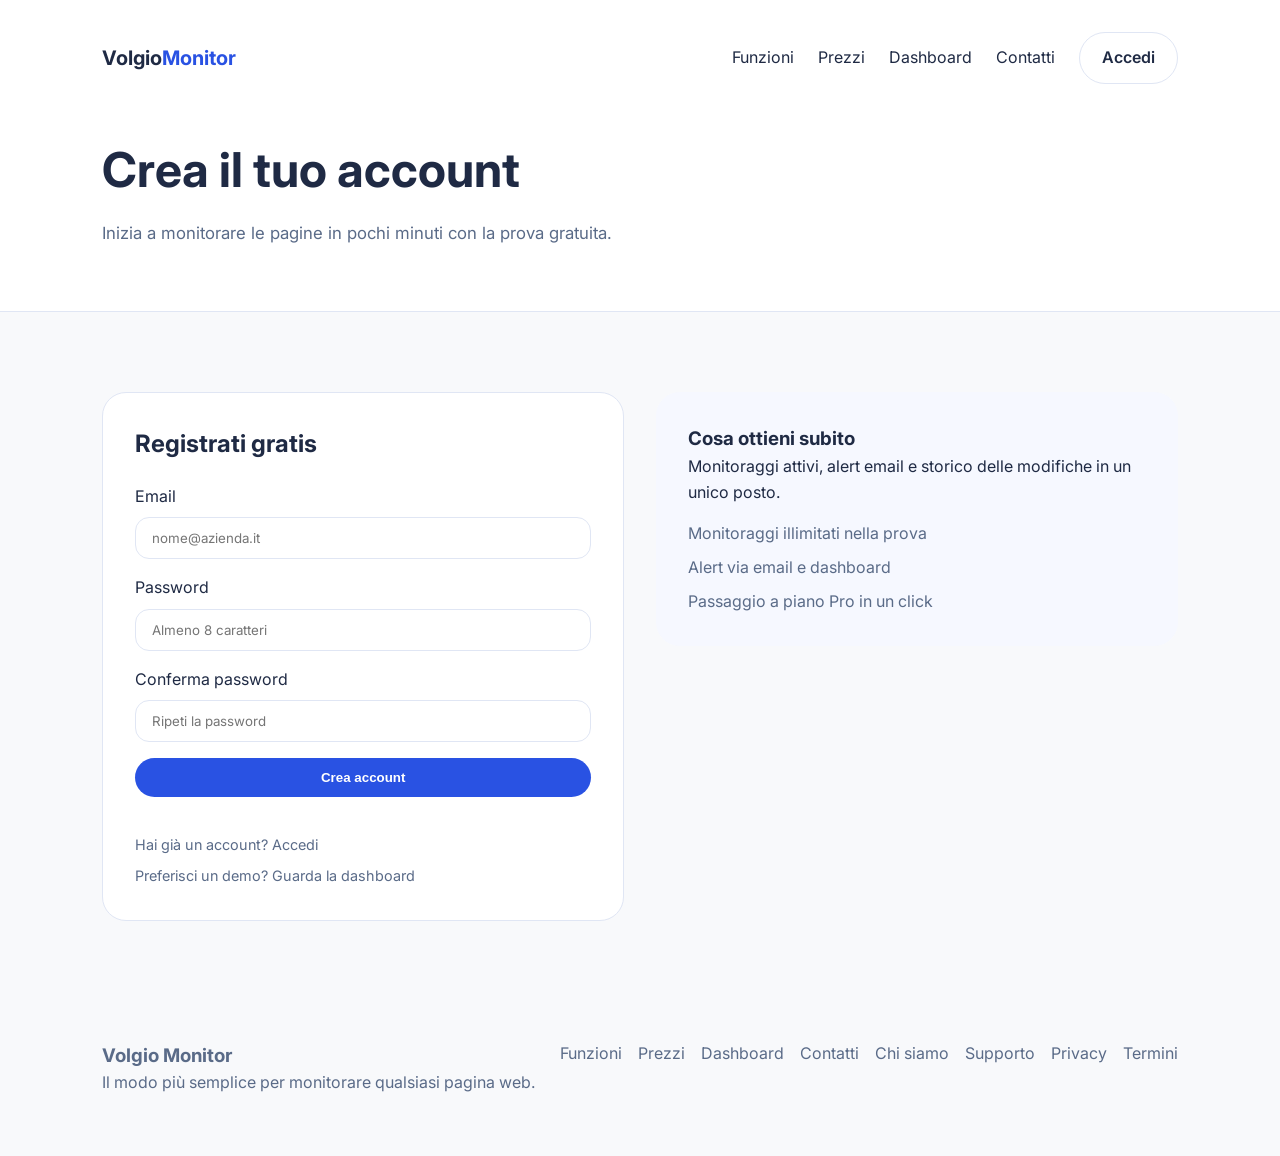
<file: register.html>
<!DOCTYPE html>
<html lang="it">
  <head>
    <meta charset="UTF-8" />
    <meta name="viewport" content="width=device-width, initial-scale=1.0" />
    <title>Crea account | Volgio Monitor</title>
    <link rel="stylesheet" href="styles.css" />
    <link rel="preconnect" href="https://fonts.googleapis.com" />
    <link rel="preconnect" href="https://fonts.gstatic.com" crossorigin />
    <link
      href="https://fonts.googleapis.com/css2?family=Inter:wght@300;400;500;600;700&display=swap"
      rel="stylesheet"
    />
  </head>
  <body>
    <header class="page-hero">
      <nav class="nav">
        <a class="logo" href="index.html">Volgio<span>Monitor</span></a>
        <div class="nav-links">
          <a href="features.html">Funzioni</a>
          <a href="pricing.html">Prezzi</a>
          <a href="dashboard.html">Dashboard</a>
          <a href="contact.html">Contatti</a>
          <a class="btn btn-ghost" href="login.html">Accedi</a>
        </div>
      </nav>
      <div class="page-hero-content">
        <h1>Crea il tuo account</h1>
        <p>Inizia a monitorare le pagine in pochi minuti con la prova gratuita.</p>
      </div>
    </header>

    <main>
      <section class="section">
        <div class="auth">
          <div class="auth-card">
            <h2>Registrati gratis</h2>
            <form id="register-form">
              <label>
                Email
                <input type="email" name="email" placeholder="nome@azienda.it" required />
              </label>
              <label>
                Password
                <input
                  type="password"
                  name="password"
                  minlength="8"
                  placeholder="Almeno 8 caratteri"
                  required
                />
              </label>
              <label>
                Conferma password
                <input
                  type="password"
                  name="confirmPassword"
                  minlength="8"
                  placeholder="Ripeti la password"
                  required
                />
              </label>
              <button class="btn btn-primary" type="submit">Crea account</button>
              <p class="form-message" id="register-message" role="status" aria-live="polite"></p>
            </form>
            <div class="auth-footer">
              <span>Hai già un account? <a href="login.html">Accedi</a></span>
              <span>Preferisci un demo? <a href="dashboard.html">Guarda la dashboard</a></span>
            </div>
          </div>
          <div class="auth-highlight">
            <h3>Cosa ottieni subito</h3>
            <p>Monitoraggi attivi, alert email e storico delle modifiche in un unico posto.</p>
            <ul>
              <li>Monitoraggi illimitati nella prova</li>
              <li>Alert via email e dashboard</li>
              <li>Passaggio a piano Pro in un click</li>
            </ul>
          </div>
        </div>
      </section>
    </main>

    <footer class="footer">
      <div>
        <h3>Volgio Monitor</h3>
        <p>Il modo più semplice per monitorare qualsiasi pagina web.</p>
      </div>
      <div class="footer-links">
        <a href="features.html">Funzioni</a>
        <a href="pricing.html">Prezzi</a>
        <a href="dashboard.html">Dashboard</a>
        <a href="contact.html">Contatti</a>
        <a href="about.html">Chi siamo</a>
        <a href="support.html">Supporto</a>
        <a href="privacy.html">Privacy</a>
        <a href="terms.html">Termini</a>
      </div>
    </footer>

    <script>
      const form = document.getElementById("register-form");
      const message = document.getElementById("register-message");

      form.addEventListener("submit", async (event) => {
        event.preventDefault();
        message.textContent = "";
        message.classList.remove("is-error", "is-success");

        const email = form.email.value.trim();
        const password = form.password.value;
        const confirmPassword = form.confirmPassword.value;

        if (password !== confirmPassword) {
          message.textContent = "Le password non coincidono.";
          message.classList.add("is-error");
          return;
        }

        try {
          const response = await fetch("http://localhost:8000/auth/register", {
            method: "POST",
            headers: { "Content-Type": "application/json" },
            body: JSON.stringify({ email, password }),
          });

          if (!response.ok) {
            const payload = await response.json();
            message.textContent = payload.detail || "Registrazione non riuscita.";
            message.classList.add("is-error");
            return;
          }

          const payload = await response.json();
          localStorage.setItem("volgio_token", payload.access_token);
          message.textContent = "Account creato! Ora puoi iniziare i monitoraggi.";
          message.classList.add("is-success");
          form.reset();
        } catch (error) {
          message.textContent = "Errore di rete: verifica che l'API sia attiva.";
          message.classList.add("is-error");
        }
      });
    </script>
  </body>
</html>
</file>
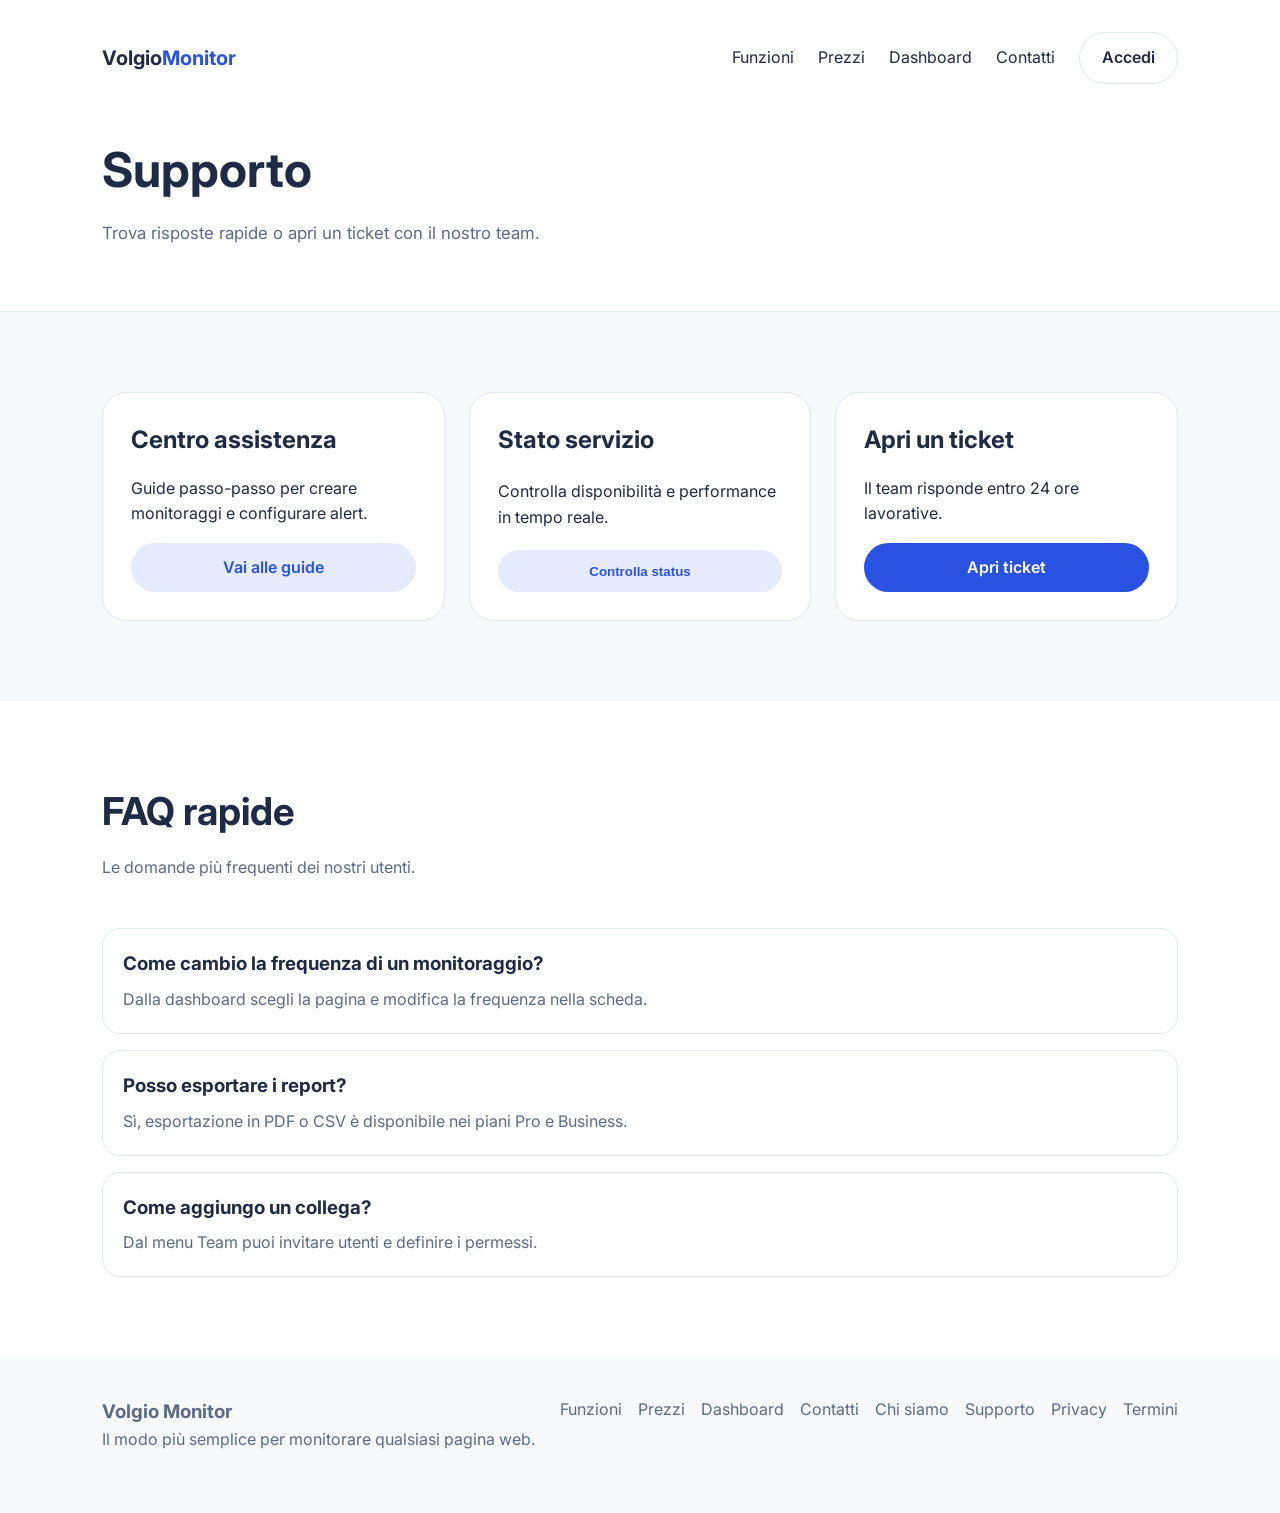
<file: support.html>
<!DOCTYPE html>
<html lang="it">
  <head>
    <meta charset="UTF-8" />
    <meta name="viewport" content="width=device-width, initial-scale=1.0" />
    <title>Supporto | Volgio Monitor</title>
    <link rel="stylesheet" href="styles.css" />
    <link rel="preconnect" href="https://fonts.googleapis.com" />
    <link rel="preconnect" href="https://fonts.gstatic.com" crossorigin />
    <link
      href="https://fonts.googleapis.com/css2?family=Inter:wght@300;400;500;600;700&display=swap"
      rel="stylesheet"
    />
  </head>
  <body>
    <header class="page-hero">
      <nav class="nav">
        <a class="logo" href="index.html">Volgio<span>Monitor</span></a>
        <div class="nav-links">
          <a href="features.html">Funzioni</a>
          <a href="pricing.html">Prezzi</a>
          <a href="dashboard.html">Dashboard</a>
          <a href="contact.html">Contatti</a>
          <a class="btn btn-ghost" href="login.html">Accedi</a>
        </div>
      </nav>
      <div class="page-hero-content">
        <h1>Supporto</h1>
        <p>Trova risposte rapide o apri un ticket con il nostro team.</p>
      </div>
    </header>

    <main>
      <section class="section">
        <div class="support-grid">
          <article class="support-card">
            <h2>Centro assistenza</h2>
            <p>Guide passo-passo per creare monitoraggi e configurare alert.</p>
            <a class="btn btn-secondary" href="features.html">Vai alle guide</a>
          </article>
          <article class="support-card">
            <h2>Stato servizio</h2>
            <p>Controlla disponibilità e performance in tempo reale.</p>
            <button class="btn btn-secondary">Controlla status</button>
          </article>
          <article class="support-card">
            <h2>Apri un ticket</h2>
            <p>Il team risponde entro 24 ore lavorative.</p>
            <a class="btn btn-primary" href="contact.html">Apri ticket</a>
          </article>
        </div>
      </section>

      <section class="section alt">
        <div class="section-title">
          <h2>FAQ rapide</h2>
          <p>Le domande più frequenti dei nostri utenti.</p>
        </div>
        <div class="faq">
          <div class="faq-item">
            <h3>Come cambio la frequenza di un monitoraggio?</h3>
            <p>Dalla dashboard scegli la pagina e modifica la frequenza nella scheda.</p>
          </div>
          <div class="faq-item">
            <h3>Posso esportare i report?</h3>
            <p>Sì, esportazione in PDF o CSV è disponibile nei piani Pro e Business.</p>
          </div>
          <div class="faq-item">
            <h3>Come aggiungo un collega?</h3>
            <p>Dal menu Team puoi invitare utenti e definire i permessi.</p>
          </div>
        </div>
      </section>
    </main>

    <footer class="footer">
      <div>
        <h3>Volgio Monitor</h3>
        <p>Il modo più semplice per monitorare qualsiasi pagina web.</p>
      </div>
      <div class="footer-links">
        <a href="features.html">Funzioni</a>
        <a href="pricing.html">Prezzi</a>
        <a href="dashboard.html">Dashboard</a>
        <a href="contact.html">Contatti</a>
        <a href="about.html">Chi siamo</a>
        <a href="support.html">Supporto</a>
        <a href="privacy.html">Privacy</a>
        <a href="terms.html">Termini</a>
      </div>
    </footer>
  </body>
</html>
</file>
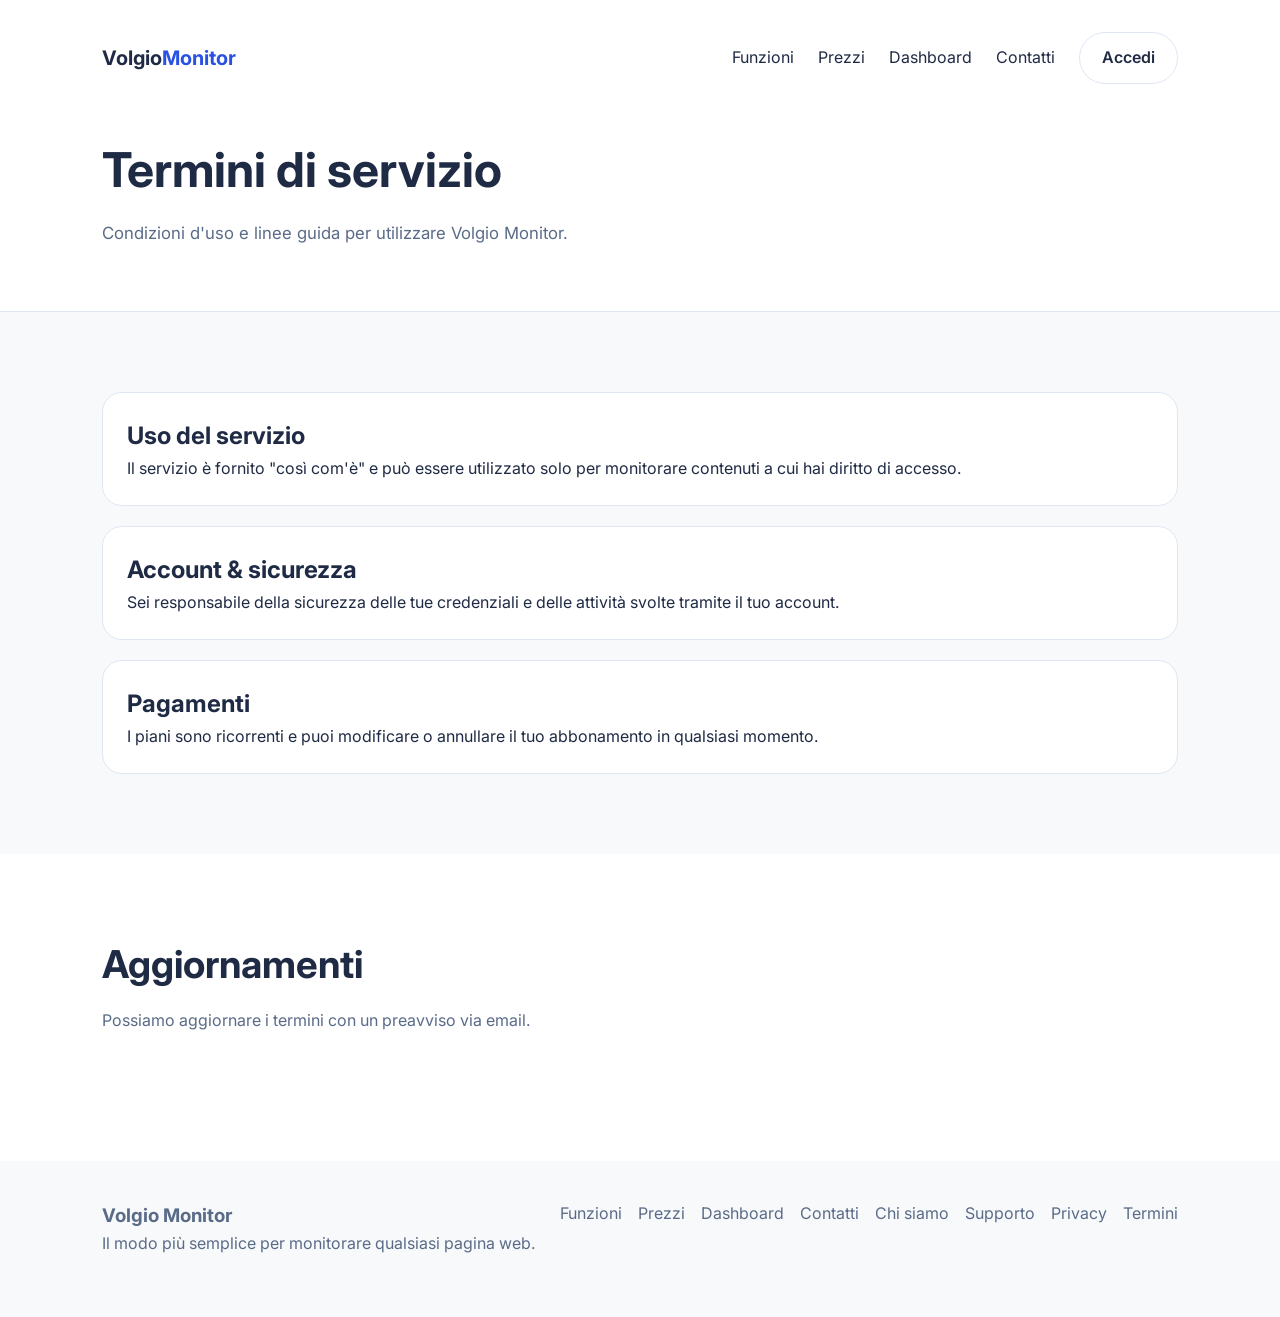
<file: terms.html>
<!DOCTYPE html>
<html lang="it">
  <head>
    <meta charset="UTF-8" />
    <meta name="viewport" content="width=device-width, initial-scale=1.0" />
    <title>Termini | Volgio Monitor</title>
    <link rel="stylesheet" href="styles.css" />
    <link rel="preconnect" href="https://fonts.googleapis.com" />
    <link rel="preconnect" href="https://fonts.gstatic.com" crossorigin />
    <link
      href="https://fonts.googleapis.com/css2?family=Inter:wght@300;400;500;600;700&display=swap"
      rel="stylesheet"
    />
  </head>
  <body>
    <header class="page-hero">
      <nav class="nav">
        <a class="logo" href="index.html">Volgio<span>Monitor</span></a>
        <div class="nav-links">
          <a href="features.html">Funzioni</a>
          <a href="pricing.html">Prezzi</a>
          <a href="dashboard.html">Dashboard</a>
          <a href="contact.html">Contatti</a>
          <a class="btn btn-ghost" href="login.html">Accedi</a>
        </div>
      </nav>
      <div class="page-hero-content">
        <h1>Termini di servizio</h1>
        <p>Condizioni d'uso e linee guida per utilizzare Volgio Monitor.</p>
      </div>
    </header>

    <main>
      <section class="section">
        <div class="legal">
          <article class="legal-card">
            <h2>Uso del servizio</h2>
            <p>
              Il servizio è fornito "così com'è" e può essere utilizzato solo per
              monitorare contenuti a cui hai diritto di accesso.
            </p>
          </article>
          <article class="legal-card">
            <h2>Account & sicurezza</h2>
            <p>
              Sei responsabile della sicurezza delle tue credenziali e delle attività
              svolte tramite il tuo account.
            </p>
          </article>
          <article class="legal-card">
            <h2>Pagamenti</h2>
            <p>
              I piani sono ricorrenti e puoi modificare o annullare il tuo abbonamento
              in qualsiasi momento.
            </p>
          </article>
        </div>
      </section>

      <section class="section alt">
        <div class="section-title">
          <h2>Aggiornamenti</h2>
          <p>Possiamo aggiornare i termini con un preavviso via email.</p>
        </div>
      </section>
    </main>

    <footer class="footer">
      <div>
        <h3>Volgio Monitor</h3>
        <p>Il modo più semplice per monitorare qualsiasi pagina web.</p>
      </div>
      <div class="footer-links">
        <a href="features.html">Funzioni</a>
        <a href="pricing.html">Prezzi</a>
        <a href="dashboard.html">Dashboard</a>
        <a href="contact.html">Contatti</a>
        <a href="about.html">Chi siamo</a>
        <a href="support.html">Supporto</a>
        <a href="privacy.html">Privacy</a>
        <a href="terms.html">Termini</a>
      </div>
    </footer>
  </body>
</html>
</file>
<file: styles.css>
:root {
  color-scheme: light;
  font-family: "Inter", system-ui, -apple-system, sans-serif;
  --bg: #f8f9fb;
  --text: #1f2a44;
  --muted: #5a6b88;
  --primary: #2952e3;
  --secondary: #eef2ff;
  --card: #ffffff;
  --border: #e0e6f4;
  --accent: #ffb84d;
  --success: #1b8a4a;
}

* {
  box-sizing: border-box;
  margin: 0;
  padding: 0;
}

body {
  background: var(--bg);
  color: var(--text);
  line-height: 1.6;
}

a {
  text-decoration: none;
  color: inherit;
}

.hero {
  background: linear-gradient(135deg, #f3f5ff 0%, #ffffff 55%, #f8f9fb 100%);
  padding: 32px 8vw 80px;
}

.page-hero {
  padding: 32px 8vw 64px;
  background: #ffffff;
  border-bottom: 1px solid var(--border);
}

.page-hero-content {
  max-width: 720px;
  margin-top: 32px;
}

.page-hero-content h1 {
  font-size: clamp(2rem, 4vw, 3rem);
  margin-bottom: 12px;
}

.page-hero-content p {
  color: var(--muted);
  font-size: 1.05rem;
}

.nav {
  display: flex;
  justify-content: space-between;
  align-items: center;
  margin-bottom: 48px;
  gap: 16px;
}

.logo {
  font-weight: 700;
  font-size: 20px;
}

.logo span {
  color: var(--primary);
}

.nav-links {
  display: flex;
  gap: 24px;
  align-items: center;
  flex-wrap: wrap;
}

.nav-links a.active {
  color: var(--primary);
  font-weight: 600;
}

.hero-content {
  display: grid;
  grid-template-columns: repeat(auto-fit, minmax(280px, 1fr));
  gap: 40px;
  align-items: center;
}

.hero-text h1 {
  font-size: clamp(2.4rem, 4vw, 3.4rem);
  line-height: 1.15;
  margin: 16px 0;
}

.subtitle {
  color: var(--muted);
  margin-bottom: 24px;
  font-size: 1.05rem;
}

.pill {
  background: var(--secondary);
  color: var(--primary);
  padding: 6px 14px;
  display: inline-flex;
  border-radius: 999px;
  font-weight: 600;
  font-size: 0.85rem;
}

.hero-cta {
  display: flex;
  gap: 16px;
  flex-wrap: wrap;
}

.btn {
  border: none;
  padding: 12px 22px;
  border-radius: 999px;
  font-weight: 600;
  cursor: pointer;
  transition: transform 0.2s ease, box-shadow 0.2s ease;
  display: inline-flex;
  align-items: center;
  justify-content: center;
}

.btn:hover {
  transform: translateY(-1px);
  box-shadow: 0 12px 24px rgba(41, 82, 227, 0.15);
}

.btn-primary {
  background: var(--primary);
  color: white;
}

.btn-secondary {
  background: #e7ebff;
  color: var(--primary);
}

.btn-ghost {
  background: transparent;
  border: 1px solid var(--border);
}

.btn-outline {
  background: transparent;
  border: 1px solid var(--primary);
  color: var(--primary);
}

.trust {
  margin-top: 24px;
  display: flex;
  gap: 12px;
  align-items: center;
  color: var(--muted);
  font-size: 0.95rem;
}

.hero-card {
  background: var(--card);
  border-radius: 24px;
  padding: 24px;
  box-shadow: 0 25px 60px rgba(31, 42, 68, 0.1);
  border: 1px solid var(--border);
}

.card-header {
  display: flex;
  justify-content: space-between;
  align-items: center;
  margin-bottom: 20px;
}

.status {
  background: #e9f7ef;
  color: var(--success);
  padding: 4px 10px;
  border-radius: 999px;
  font-size: 0.75rem;
}

.card-body {
  display: grid;
  gap: 16px;
  margin-bottom: 24px;
}

.url-row span {
  font-size: 0.75rem;
  color: var(--muted);
  text-transform: uppercase;
  letter-spacing: 0.08em;
}

.change-list {
  display: grid;
  gap: 12px;
}

.change-item {
  background: #f6f8ff;
  padding: 12px;
  border-radius: 16px;
  display: flex;
  justify-content: space-between;
  font-size: 0.9rem;
}

.section {
  padding: 80px 8vw;
}

.section.alt {
  background: #ffffff;
}

.section-title {
  max-width: 680px;
  margin-bottom: 48px;
}

.section-title h2 {
  font-size: clamp(1.8rem, 3vw, 2.6rem);
  margin-bottom: 12px;
}

.section-title p {
  color: var(--muted);
}

.grid,
.feature-grid,
.use-cases,
.automation {
  display: grid;
  gap: 24px;
  grid-template-columns: repeat(auto-fit, minmax(220px, 1fr));
}

.feature,
.feature-card {
  background: var(--card);
  padding: 24px;
  border-radius: 20px;
  border: 1px solid var(--border);
}

.feature-card ul {
  list-style: none;
  margin-top: 16px;
  display: grid;
  gap: 8px;
  color: var(--muted);
}

.use-case {
  background: #f6f8ff;
  padding: 24px;
  border-radius: 20px;
}

.integrations {
  display: grid;
  grid-template-columns: repeat(auto-fit, minmax(180px, 1fr));
  gap: 16px;
}

.integration-card {
  background: var(--card);
  border: 1px dashed var(--border);
  border-radius: 18px;
  padding: 18px;
  text-align: center;
  font-weight: 600;
}

.metrics {
  display: grid;
  grid-template-columns: repeat(auto-fit, minmax(160px, 1fr));
  gap: 24px;
  text-align: center;
}

.metrics h3 {
  font-size: 1.8rem;
}

.metrics p {
  color: var(--muted);
}

.testimonial {
  background: var(--card);
  border: 1px solid var(--border);
  border-radius: 24px;
  padding: 40px;
  display: grid;
  gap: 32px;
  grid-template-columns: repeat(auto-fit, minmax(220px, 1fr));
}

.testimonial p {
  color: var(--muted);
  margin-top: 12px;
}

.testimonial-author {
  margin-top: 16px;
  display: grid;
  gap: 4px;
}

.testimonial-author span {
  color: var(--muted);
  font-size: 0.9rem;
}

.testimonial-stats {
  display: grid;
  gap: 16px;
  align-content: start;
}

.testimonial-stats h3 {
  font-size: 1.6rem;
}

.faq {
  display: grid;
  gap: 16px;
}

.faq-item {
  background: var(--card);
  border: 1px solid var(--border);
  border-radius: 18px;
  padding: 20px;
}

.faq-item p {
  color: var(--muted);
  margin-top: 8px;
}

.steps {
  display: grid;
  gap: 24px;
  grid-template-columns: repeat(auto-fit, minmax(220px, 1fr));
}

.step {
  background: #f6f8ff;
  padding: 24px;
  border-radius: 20px;
}

.step span {
  display: inline-flex;
  width: 36px;
  height: 36px;
  background: var(--primary);
  color: white;
  align-items: center;
  justify-content: center;
  border-radius: 12px;
  margin-bottom: 12px;
}

.pricing {
  display: grid;
  gap: 24px;
  grid-template-columns: repeat(auto-fit, minmax(220px, 1fr));
}

.price-card {
  background: var(--card);
  padding: 28px;
  border-radius: 24px;
  border: 1px solid var(--border);
  position: relative;
  display: grid;
  gap: 16px;
}

.price-card ul {
  list-style: none;
  display: grid;
  gap: 8px;
  color: var(--muted);
}

.price {
  font-size: 2rem;
  font-weight: 700;
}

.price span {
  font-size: 1rem;
  color: var(--muted);
}

.highlight {
  border: 2px solid var(--primary);
  transform: translateY(-8px);
}

.badge {
  position: absolute;
  top: -14px;
  right: 24px;
  background: var(--accent);
  color: #5a3a00;
  padding: 4px 10px;
  border-radius: 999px;
  font-size: 0.75rem;
  font-weight: 700;
}

.comparison {
  display: grid;
  gap: 12px;
  background: var(--card);
  border-radius: 20px;
  padding: 24px;
  border: 1px solid var(--border);
}

.comparison-row {
  display: flex;
  justify-content: space-between;
  gap: 12px;
  color: var(--muted);
}

.comparison-row strong {
  color: var(--text);
}

.cta-banner {
  background: var(--card);
  border-radius: 24px;
  padding: 36px;
  border: 1px solid var(--border);
  display: flex;
  flex-wrap: wrap;
  justify-content: space-between;
  gap: 24px;
  align-items: center;
}

.newsletter {
  padding-top: 0;
}

.newsletter-card {
  background: var(--card);
  border-radius: 24px;
  padding: 40px;
  display: flex;
  flex-wrap: wrap;
  gap: 24px;
  justify-content: space-between;
  align-items: center;
  border: 1px solid var(--border);
}

.newsletter form {
  display: flex;
  gap: 12px;
  flex-wrap: wrap;
}

.newsletter input {
  padding: 12px 16px;
  border-radius: 999px;
  border: 1px solid var(--border);
  min-width: 240px;
}

.footer {
  padding: 40px 8vw 60px;
  display: flex;
  justify-content: space-between;
  flex-wrap: wrap;
  gap: 24px;
  color: var(--muted);
}

.footer-links {
  display: flex;
  gap: 16px;
  flex-wrap: wrap;
}

.dashboard {
  display: grid;
  grid-template-columns: minmax(200px, 240px) 1fr;
  gap: 24px;
}

.sidebar {
  background: var(--card);
  border: 1px solid var(--border);
  border-radius: 20px;
  padding: 24px;
  display: grid;
  gap: 16px;
  align-content: start;
}

.sidebar ul {
  list-style: none;
  display: grid;
  gap: 12px;
  color: var(--muted);
}

.sidebar li.active {
  color: var(--primary);
  font-weight: 600;
}

.dashboard-content {
  display: grid;
  gap: 24px;
}

.dashboard-summary {
  display: grid;
  grid-template-columns: repeat(auto-fit, minmax(160px, 1fr));
  gap: 16px;
}

.dashboard-summary div {
  background: var(--card);
  border: 1px solid var(--border);
  border-radius: 18px;
  padding: 20px;
}

.dashboard-card {
  background: var(--card);
  border: 1px solid var(--border);
  border-radius: 20px;
  padding: 24px;
  display: grid;
  gap: 16px;
}

.dashboard-card-header {
  display: flex;
  justify-content: space-between;
  align-items: center;
  gap: 12px;
}

.dashboard-list,
.schedule {
  display: grid;
  gap: 12px;
}

.dashboard-item {
  display: flex;
  justify-content: space-between;
  gap: 12px;
  background: #f6f8ff;
  border-radius: 16px;
  padding: 16px;
}

.dashboard-item h4 {
  font-size: 0.95rem;
  margin-bottom: 4px;
}

.dashboard-item p {
  color: var(--muted);
  font-size: 0.9rem;
}

.schedule-item {
  display: flex;
  justify-content: space-between;
  gap: 12px;
  border: 1px solid var(--border);
  border-radius: 16px;
  padding: 16px;
}

.auth {
  display: grid;
  grid-template-columns: repeat(auto-fit, minmax(260px, 1fr));
  gap: 32px;
  align-items: start;
}

.auth-card {
  background: var(--card);
  border-radius: 24px;
  padding: 32px;
  border: 1px solid var(--border);
  display: grid;
  gap: 20px;
}

.auth-card form {
  display: grid;
  gap: 16px;
}

.auth-card input,
.contact-form input,
.contact-form textarea {
  width: 100%;
  padding: 12px 16px;
  border-radius: 14px;
  border: 1px solid var(--border);
  margin-top: 8px;
  font-family: inherit;
}

.auth-footer {
  display: grid;
  gap: 8px;
  color: var(--muted);
  font-size: 0.9rem;
}

.form-message {
  margin: 0;
  font-size: 0.9rem;
}

.form-message.is-error {
  color: #d93025;
}

.form-message.is-success {
  color: #0f9d58;
}

.auth-highlight {
  background: #f6f8ff;
  border-radius: 24px;
  padding: 32px;
}

.auth-highlight ul {
  list-style: none;
  margin-top: 16px;
  display: grid;
  gap: 8px;
  color: var(--muted);
}

.contact {
  display: grid;
  grid-template-columns: repeat(auto-fit, minmax(260px, 1fr));
  gap: 32px;
}

.contact-form {
  background: var(--card);
  border-radius: 24px;
  padding: 32px;
  border: 1px solid var(--border);
  display: grid;
  gap: 16px;
}

.about {
  display: grid;
  grid-template-columns: repeat(auto-fit, minmax(260px, 1fr));
  gap: 24px;
}

.about-card {
  background: var(--card);
  border-radius: 24px;
  padding: 32px;
  border: 1px solid var(--border);
}

.about-card ul {
  list-style: none;
  margin-top: 16px;
  display: grid;
  gap: 8px;
  color: var(--muted);
}

.timeline {
  display: grid;
  gap: 16px;
}

.timeline-item {
  background: var(--card);
  border: 1px solid var(--border);
  border-radius: 18px;
  padding: 20px;
  display: grid;
  gap: 8px;
}

.legal {
  display: grid;
  gap: 20px;
}

.legal-card {
  background: var(--card);
  border: 1px solid var(--border);
  border-radius: 20px;
  padding: 24px;
}

.support-grid {
  display: grid;
  grid-template-columns: repeat(auto-fit, minmax(240px, 1fr));
  gap: 24px;
}

.support-card {
  background: var(--card);
  border: 1px solid var(--border);
  border-radius: 24px;
  padding: 28px;
  display: grid;
  gap: 16px;
}
.contact-info {
  display: grid;
  gap: 16px;
}

.info-card {
  background: #f6f8ff;
  border-radius: 20px;
  padding: 24px;
  display: grid;
  gap: 8px;
}

.info-card span {
  color: var(--muted);
  font-size: 0.9rem;
}

@media (max-width: 900px) {
  .dashboard {
    grid-template-columns: 1fr;
  }
}

@media (max-width: 768px) {
  .nav-links a:not(.btn) {
    display: none;
  }

  .nav {
    gap: 12px;
  }

  .newsletter-card {
    padding: 28px;
  }

  .cta-banner {
    padding: 28px;
  }
}
</file>
